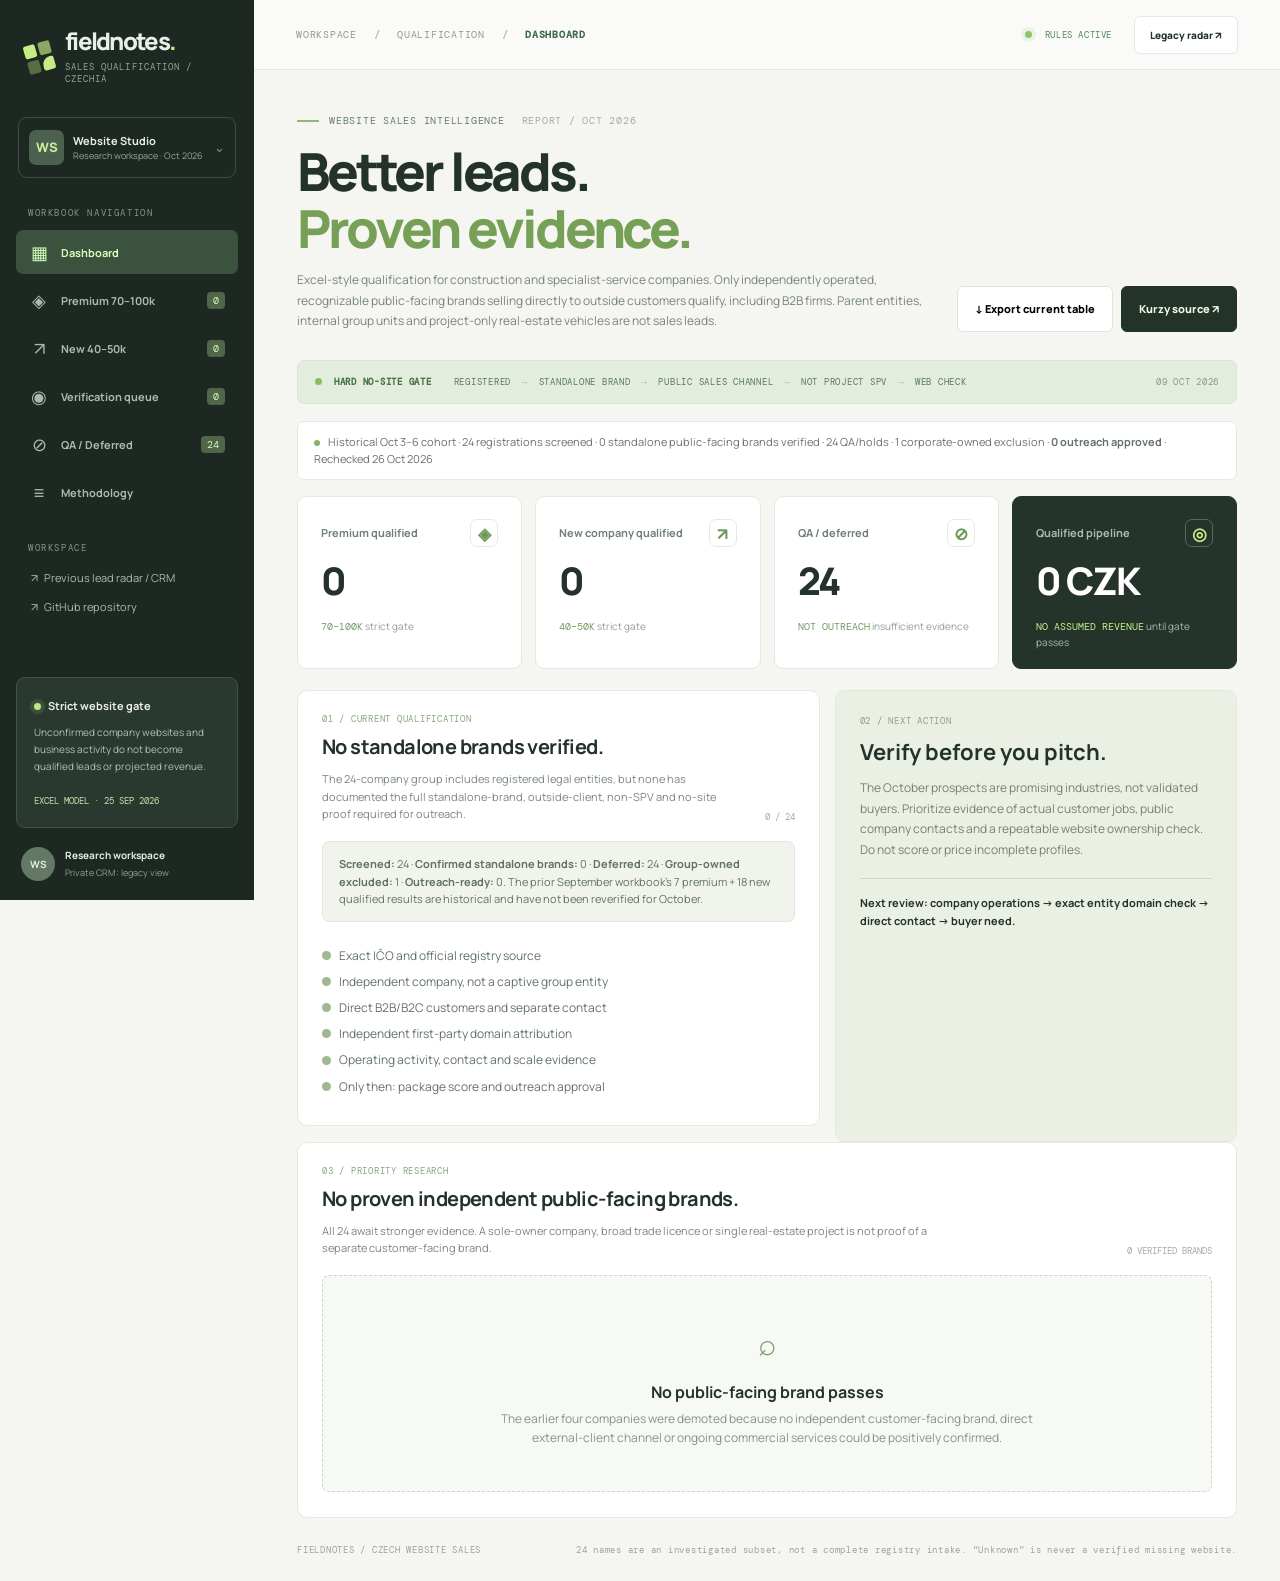
<file: index.html>
<!doctype html>
<html lang="en">
<head>
<meta charset="utf-8"><meta name="viewport" content="width=device-width,initial-scale=1">
<meta name="robots" content="noindex,nofollow"><meta name="theme-color" content="#18211d">
<meta name="description" content="Source-backed Czech website sales qualification dashboard based on the September Excel model.">
<title>Fieldnotes — Website Sales Qualification</title>
<link rel="preconnect" href="https://fonts.googleapis.com"><link rel="preconnect" href="https://fonts.gstatic.com" crossorigin>
<link href="https://fonts.googleapis.com/css2?family=DM+Sans:wght@400;500;600;700&family=Manrope:wght@400;500;600;700;800&family=DM+Mono:wght@400;500&display=swap" rel="stylesheet">
<link rel="stylesheet" href="./sales.css"><script defer src="./sales.js"></script>
</head>
<body>
<div class="shell">
<aside class="sidebar" aria-label="Dashboard sections">
 <div class="brand"><span class="brand-icon" aria-hidden="true"><i></i><i></i><i></i><i></i></span><span>fieldnotes<span class="brand-dot">.</span><small>SALES QUALIFICATION / CZECHIA</small></span></div>
 <div class="space-box"><span class="space-avatar">WS</span><span><strong>Website Studio</strong><small>Research workspace · Oct 2026</small></span><span class="space-chevron">⌄</span></div>
 <div class="side-label">WORKBOOK NAVIGATION</div>
 <nav class="main-nav" id="main-nav">
  <button data-view="dashboard" class="active"><span class="nav-icon">▦</span><span>Dashboard</span></button>
  <button data-view="premium"><span class="nav-icon">◈</span><span>Premium 70–100k</span><span class="nav-count" id="nav-premium">0</span></button>
  <button data-view="new"><span class="nav-icon">↗</span><span>New 40–50k</span><span class="nav-count" id="nav-new">0</span></button>
  <button data-view="queue"><span class="nav-icon">◉</span><span>Verification queue</span><span class="nav-count" id="nav-queue">24</span></button>
  <button data-view="qa"><span class="nav-icon">⊘</span><span>QA / Deferred</span><span class="nav-count" id="nav-qa">17</span></button>
  <button data-view="method"><span class="nav-icon">≡</span><span>Methodology</span></button>
 </nav>
 <div class="side-label secondary-label">WORKSPACE</div>
 <div class="side-links"><a href="./legacy-radar.html">↗ &nbsp; Previous lead radar / CRM</a><a href="https://github.com/ThisismynameNOT/Websites-Leads" target="_blank" rel="noopener noreferrer">↗ &nbsp; GitHub repository</a></div>
 <div class="side-bottom"><div class="quality-panel"><div class="green-pip"></div><strong>Strict website gate</strong><p>Unconfirmed company websites and business activity do not become qualified leads or projected revenue.</p><span>EXCEL MODEL · 25 SEP 2026</span></div><div class="side-user"><span class="circle">WS</span><span>Research workspace<small>Private CRM: legacy view</small></span></div></div>
</aside>
<main class="main" id="main">
 <header class="topbar"><span class="breadcrumbs">WORKSPACE <b>/</b> QUALIFICATION <b>/</b> <strong id="breadcrumb-view">DASHBOARD</strong></span><span class="topbar-right"><span class="status-pill"><i></i> RULES ACTIVE</span><a href="./legacy-radar.html" class="top-link">Legacy radar ↗</a></span></header>
 <div class="page">
  <header class="page-header"><div><div class="overline"><span class="line"></span> WEBSITE SALES INTELLIGENCE <span class="report-id">REPORT / OCT 2026</span></div><h1>Better leads.<br><em>Proven evidence.</em></h1><p>Excel-style qualification for construction and specialist-service companies. Only independently operated, recognizable public-facing brands selling directly to outside customers qualify, including B2B firms. Parent entities, internal group units and project-only real-estate vehicles are not sales leads.</p></div><div class="header-actions"><button id="csv-btn" class="btn light">↓ Export current table</button><a class="btn dark" href="https://rejstrik-firem.kurzy.cz/seznam-10/" target="_blank" rel="noopener noreferrer">Kurzy source ↗</a></div></header>
  <div class="evidence-strip"><span><i></i> HARD NO-SITE GATE</span><span>REGISTERED <b>→</b> STANDALONE BRAND <b>→</b> PUBLIC SALES CHANNEL <b>→</b> NOT PROJECT SPV <b>→</b> WEB CHECK</span><span class="strip-date">09 OCT 2026</span></div>
  <div id="data-message" role="status" aria-live="polite" class="data-message"><span class="signal"></span> Loading October company review…</div>
  <div id="view-content" aria-live="polite"></div>
  <footer class="footer"><span>FIELDNOTES / CZECH WEBSITE SALES</span><span>24 names are an investigated subset, not a complete registry intake. “Unknown” is never a verified missing website.</span></footer>
 </div>
</main>
</div>
<div class="modal-overlay" id="modal-overlay" hidden><aside class="detail-panel" role="dialog" aria-modal="true" aria-labelledby="detail-heading"><div class="detail-top"><span>COMPANY DOSSIER / OCTOBER 2026</span><button id="close-panel" type="button" aria-label="Close dossier">×</button></div><div id="detail-body"></div></aside></div>
</body>
</html>
</file>
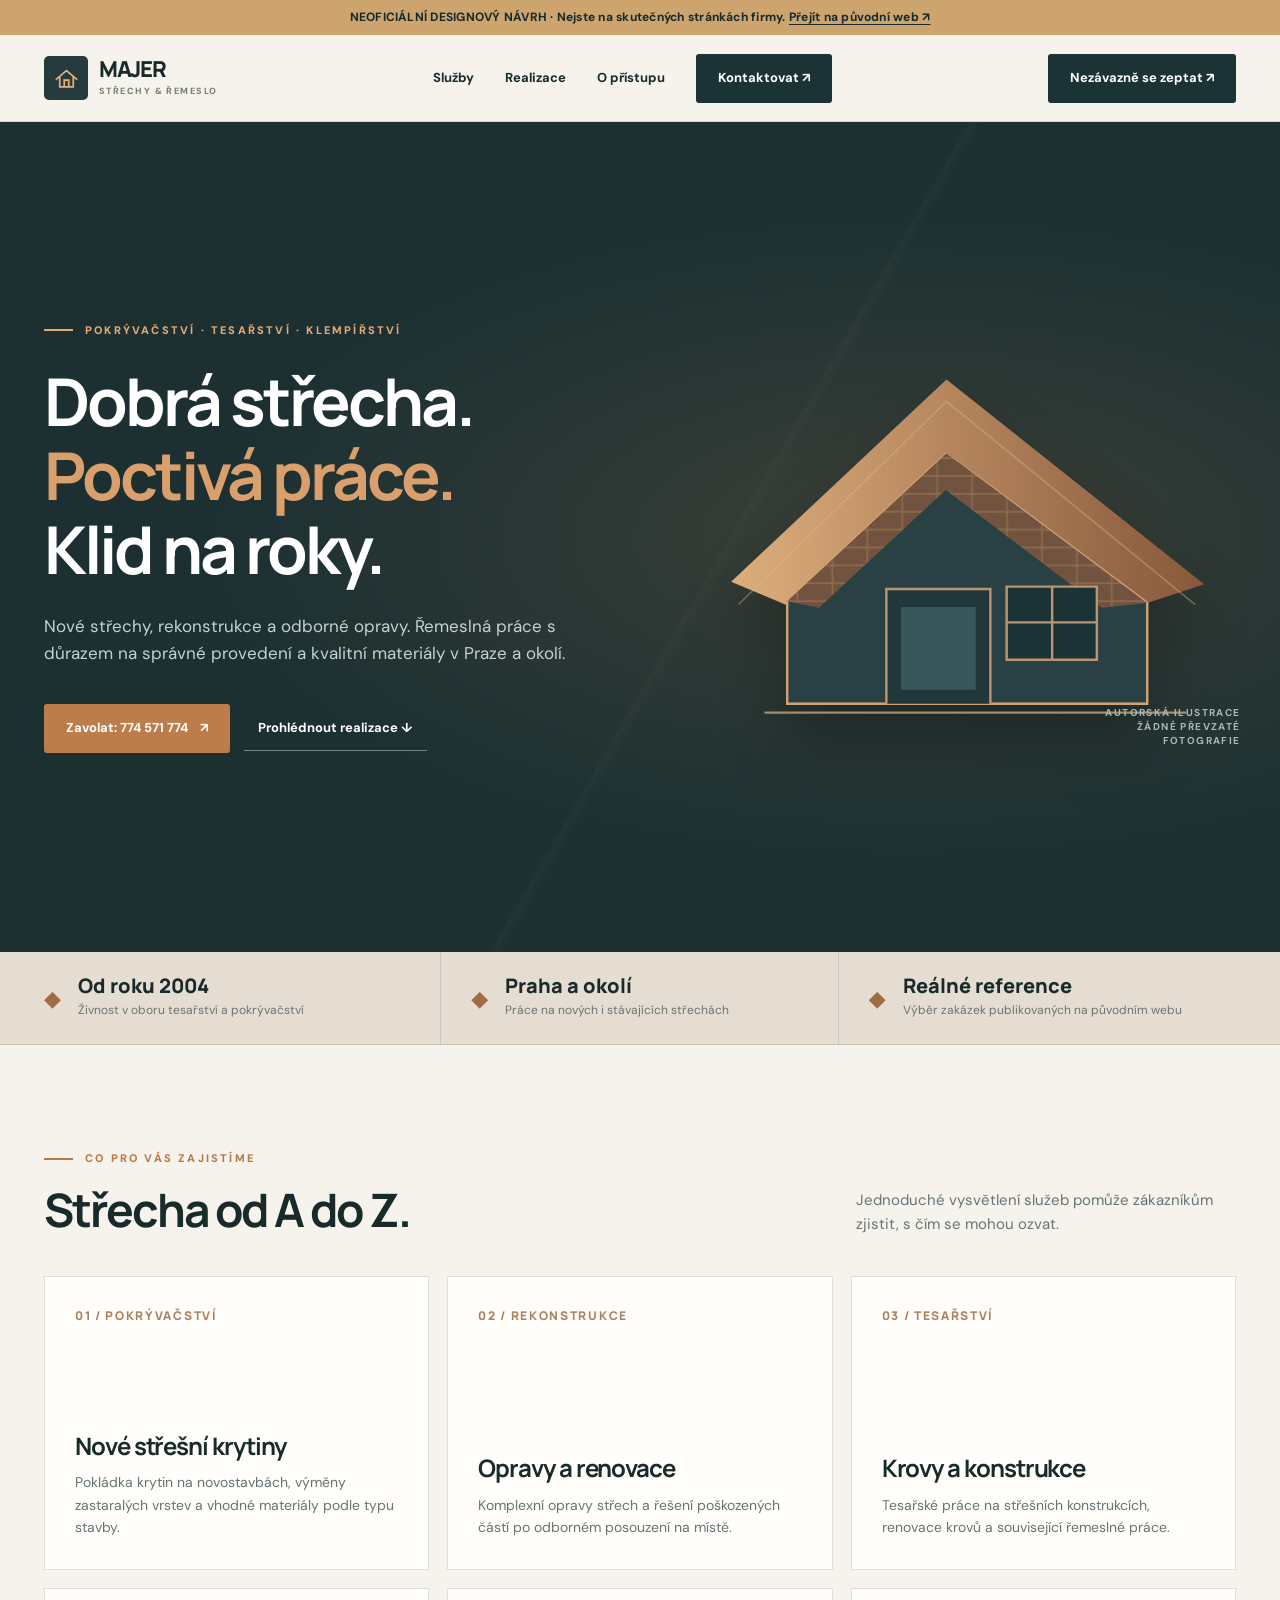
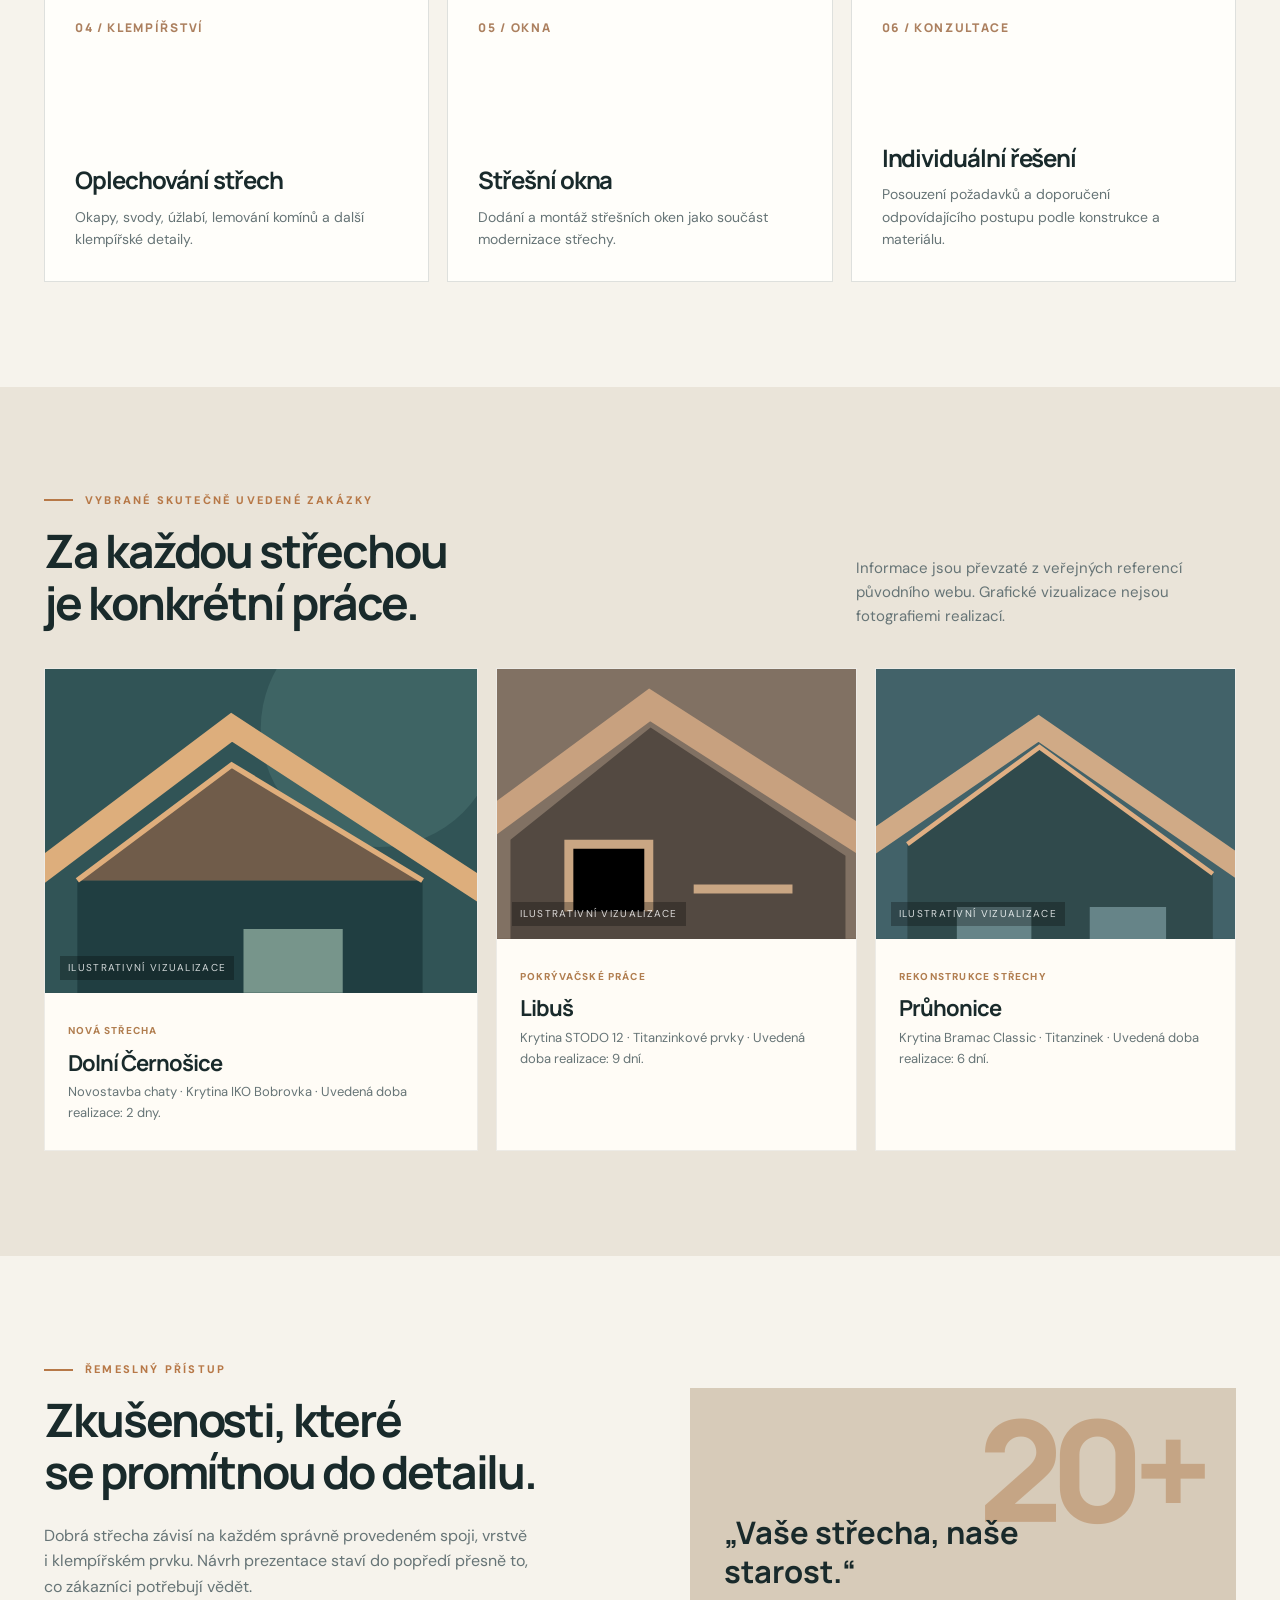
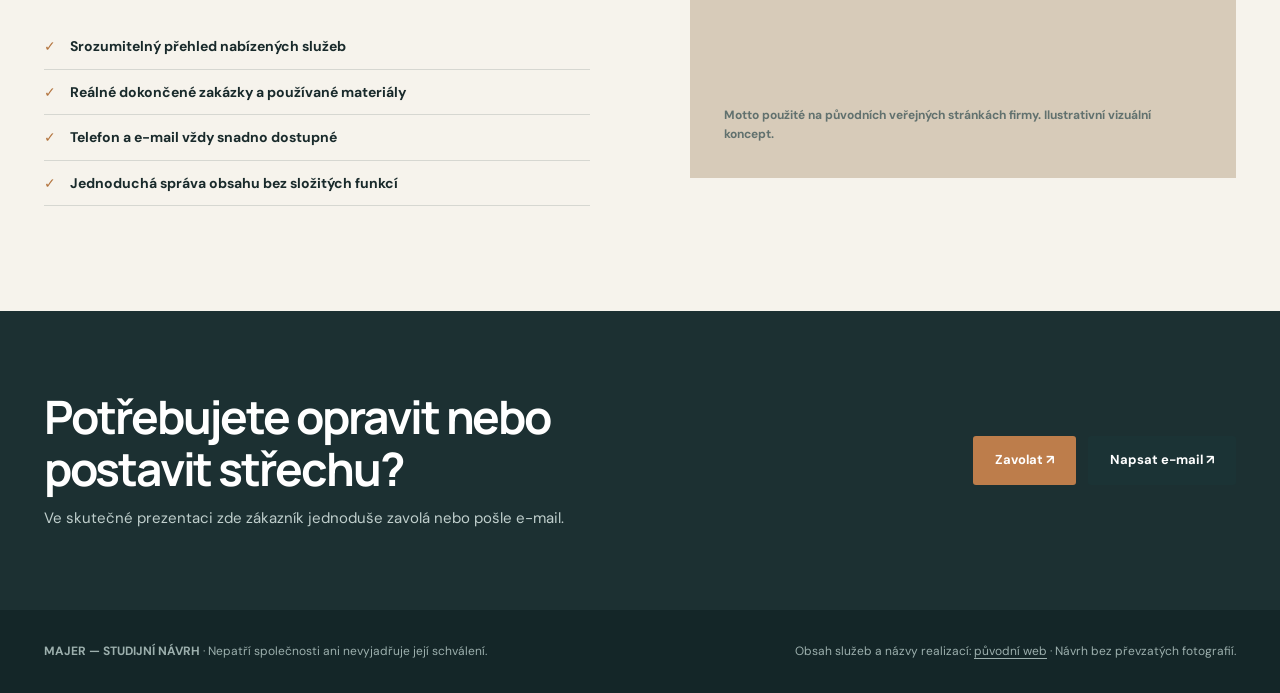
<file: demos/majer-roofing/index.html>
<!doctype html>
<html lang="cs">
<head>
  <meta charset="utf-8">
  <meta name="viewport" content="width=device-width,initial-scale=1">
  <meta name="robots" content="noindex,nofollow,noarchive">
  <meta name="theme-color" content="#192a2b">
  <meta name="description" content="Neoficiální návrh webu pro prezentaci pokrývačských, klempířských a tesařských prací.">
  <title>Majer — koncept moderní prezentace střech</title>
  <link rel="preconnect" href="https://fonts.googleapis.com">
  <link rel="preconnect" href="https://fonts.gstatic.com" crossorigin>
  <link href="https://fonts.googleapis.com/css2?family=DM+Sans:wght@400;500;600;700&family=Manrope:wght@400;500;600;700;800&display=swap" rel="stylesheet">
  <style>
    :root { color-scheme:light; --ink:#192a2b;--muted:#667476;--cream:#f6f3ec;--card:#fffefa;--accent:#c78957;--accent2:#e3b184;--line:rgba(25,42,43,.14); }
    *,*:before,*:after { box-sizing:border-box }
    html { scroll-behavior:smooth;scroll-padding-top:100px }
    body { margin:0;background:var(--cream);color:var(--ink);font:16px/1.6 "DM Sans",system-ui,sans-serif }
    a { color:inherit;text-decoration:none }
    button { font:inherit }
    a:focus-visible,button:focus-visible { outline:3px solid #d48a32;outline-offset:4px }
    .wrap { width:min(1192px,calc(100% - 48px));margin:0 auto }
    .preview { background:#cda46e;color:#17292a; text-align:center;font-size:12px;letter-spacing:.02em;padding:8px 18px;font-weight:700 }
    .preview a { text-decoration:underline;text-underline-offset:3px }
    header { position:sticky;top:0;background:rgba(246,243,236,.97);z-index:20;border-bottom:1px solid var(--line);backdrop-filter:blur(15px) }
    .nav { height:86px;display:flex;align-items:center;justify-content:space-between;gap:20px }
    .brand { display:flex;align-items:center;gap:11px;white-space:nowrap }
    .brand-icon { width:44px;height:44px;display:grid;place-items:center;background:#253b3d;color:#e4b07b;border-radius:5px }
    .brand-icon svg { width:27px }
    .brand-word {font-family:Manrope,system-ui;font-size:22px;letter-spacing:-.06em;font-weight:800;line-height:1}
    .brand-word span{display:block;font:700 9px/1.3 "DM Sans",sans-serif;letter-spacing:.16em;color:#717b78;margin-top:6px}
    nav {display:flex;gap:31px;align-items:center;font-size:13px;font-weight:700}
    nav a:hover {color:#a76936}
    .btn { display:inline-flex;align-items:center;justify-content:center;gap:12px;padding:14px 22px;border-radius:3px;background:#bd7d4b;color:#fff;font-weight:700;font-size:13px;transition:transform .2s,background .2s;white-space:nowrap}
    .btn:hover { background:#985e32;transform:translateY(-2px) }
    .btn.dark {background:#1b3335}
    .btn.dark:hover {background:#335456}
    .menu-toggle {display:none;background:transparent;border:1px solid var(--line);border-radius:4px;padding:8px 14px;color:var(--ink)}
    .hero {background:#1c3032;position:relative;color:#fff;overflow:hidden}
    .hero:before {content:"";position:absolute;inset:0;background:radial-gradient(ellipse at 71% 50%,rgba(200,133,77,.18),transparent 55%),linear-gradient(120deg,transparent 55%,rgba(255,255,255,.025) 55.2%,transparent 56%)}
    .hero .wrap {min-height:620px;display:grid;grid-template-columns:55% 45%;align-items:center;gap:10px;position:relative}
    .eyebrow {font-size:11px;text-transform:uppercase;letter-spacing:.2em;font-weight:800;color:#b77847;display:flex;align-items:center;gap:12px}
    .eyebrow:before {content:"";width:29px;height:2px;background:currentColor}
    .hero .eyebrow {color:#e5ab77}
    h1,h2,h3 {font-family:Manrope,system-ui;line-height:1.12;letter-spacing:-.045em}
    h1 {font-size:clamp(40px,5.15vw,75px);max-width:650px;margin:26px 0}
    h1 em{font-style:normal;color:#d9a06e}
    .hero-lede {font-size:17px;color:#c7d1d0;max-width:525px;margin-bottom:37px}
    .hero-actions {display:flex;gap:14px;align-items:center;flex-wrap:wrap}
    .hero-actions .second {padding:12px 14px;font-weight:700;font-size:13px;border-bottom:1px solid rgba(255,255,255,.4)}
    .hero-art{align-self:stretch;display:grid;place-items:center;position:relative}
    .hero-art svg { width:100%;height:auto;max-width:580px;filter:drop-shadow(0 35px 30px rgba(0,0,0,.24)) }
    .art-label {position:absolute;right:1%;bottom:16%;color:#a8b8b6;font:700 10px/1.4 "DM Sans",sans-serif;text-transform:uppercase;letter-spacing:.14em;max-width:140px;text-align:right}
    .factbar {background:#e5ddd1;border-bottom:1px solid var(--line)}
    .facts {display:grid;grid-template-columns:repeat(3,1fr)}
    .fact {padding:24px 30px;display:flex;align-items:center;gap:17px;min-height:88px;border-right:1px solid rgba(25,42,43,.12)}
    .fact:first-child{padding-left:0}.fact:last-child{border:0}
    .fact strong {font:800 20px/1 Manrope;display:block;margin-bottom:5px}
    .fact small {color:#697471;font-size:12px;display:block}
    .fact .diamond {color:#a16c44;font-size:22px}
    section {padding:105px 0}
    .section-head {display:flex;justify-content:space-between;align-items:end;gap:30px;margin-bottom:40px}
    h2 {font-size:clamp(33px,3.6vw,49px);margin:16px 0 0}
    .section-head p{max-width:380px;color:var(--muted);font-size:15px;margin:0}
    .services {display:grid;grid-template-columns:repeat(3,1fr);gap:18px}
    .service {background:var(--card);padding:30px;border:1px solid var(--line);min-height:294px;display:flex;flex-direction:column;position:relative;overflow:hidden}
    .service:after {content:"";position:absolute;left:0;bottom:0;width:100%;height:3px;background:var(--accent);transform:scaleX(0);transform-origin:left;transition:transform .2s}
    .service:hover:after{transform:scaleX(1)}
    .service .num {font:800 12px Manrope;color:#ac805f;letter-spacing:.14em;margin-bottom:auto}
    .service h3 {font-size:24px;margin:36px 0 12px}
    .service p {font-size:14px;color:var(--muted);margin:0}
    .projects {background:#eae4d9}
    .project-grid{display:grid;grid-template-columns:1.2fr 1fr 1fr;gap:18px}
    .project{min-width:0;background:#fffcf6;overflow:hidden;border:1px solid rgba(25,42,43,.08)}
    .project-art{aspect-ratio:4/3;position:relative;background:#345052;display:grid;place-items:center;overflow:hidden}
    .project-art svg{width:100%;height:100%;position:absolute;inset:0}
    .project-art .ill{position:absolute;bottom:13px;left:15px;font-size:10px;letter-spacing:.13em;color:#fff;opacity:.8;background:rgba(0,0,0,.34);padding:4px 8px}
    .project:nth-child(2) .project-art{background:#766455}
    .project:nth-child(3) .project-art{background:#3d5d61}
    .project .body{padding:23px 23px 26px}
    .project .body small {font-weight:800;letter-spacing:.12em;color:#b17e50;font-size:10px;text-transform:uppercase}
    .project h3 {font-size:22px;margin:9px 0 7px}
    .project p{font-size:13px;color:var(--muted);margin:0}
    .about {display:grid;grid-template-columns:1fr 1fr;gap:100px;align-items:center}
    .about p {color:var(--muted);margin:25px 0;max-width:490px}
    .about ul{margin:0;padding:0;list-style:none}
    .about li{padding:11px 0;border-bottom:1px solid var(--line);font-weight:700;font-size:14px;display:flex;gap:14px;align-items:center}
    .about li:before{content:"✓";color:#b3743e;font-weight:800}
    .about-visual{background:#d7cbb9;min-height:390px;padding:34px;display:grid;align-items:end;position:relative;overflow:hidden}
    .about-visual .big {font:800 clamp(75px,11vw,170px)/.82 Manrope;color:#b8875b;letter-spacing:-.09em;position:absolute;top:23px;right:36px;opacity:.55}
    .about-visual blockquote{font:700 clamp(20px,3vw,31px)/1.25 Manrope;max-width:365px;position:relative;margin:0}
    .about-visual small {margin-top:24px;font-size:12px;color:#61716e;display:block;font-weight:700;position:relative}
    .cta {background:#1c3032;color:#fff;padding:80px 0}
    .cta-row{display:flex;align-items:center;justify-content:space-between;gap:32px}
    .cta h2 {margin:0 0 12px;max-width:620px}
    .cta p{color:#c0cfcd;margin:0;font-size:15px}
    .contact-actions{display:flex;gap:12px;flex-wrap:wrap;justify-content:flex-end}
    footer {padding:32px 0;background:#142628;color:#9cafad;font-size:12px}
    footer .wrap {display:flex;justify-content:space-between;gap:18px;flex-wrap:wrap}
    footer a{text-decoration:underline;text-underline-offset:3px}
    @media(max-width:850px){nav{gap:16px}nav a:not(.btn){display:none}.hero .wrap{grid-template-columns:1fr;min-height:auto;padding:90px 0 60px}.hero-art{height:310px}.hero-art svg{max-height:330px}.art-label{bottom:0}.services{grid-template-columns:repeat(2,1fr)}.project-grid{grid-template-columns:1fr 1fr}.project:first-child{grid-column:1 / -1}.project:first-child .project-art{aspect-ratio:16/7}.about{gap:35px}.facts{grid-template-columns:1fr 1fr}.fact:last-child{grid-column:1 / -1;border-top:1px solid var(--line)}}
    @media(max-width:600px){.wrap{width:min(100% - 36px,1192px)}.nav{height:68px}.brand-word{font-size:19px}.nav>.btn{display:none}.menu-toggle{display:block}nav{position:absolute;top:100%;left:0;right:0;display:none;background:#f6f3ec;flex-direction:column;align-items:stretch;padding:20px;border-bottom:1px solid var(--line);box-shadow:0 15px 20px rgba(0,0,0,.08)}nav.open{display:flex}nav a:not(.btn){display:block}.hero .wrap{padding:65px 0 50px}.hero-art{height:225px}.hero-lede{font-size:15px}.facts{grid-template-columns:1fr}.fact,.fact:first-child{padding:17px 0;border-right:0;border-bottom:1px solid var(--line);min-height:64px}.fact:last-child{grid-column:auto;border-top:0}section{padding:68px 0}.section-head{display:block}.section-head p{margin-top:17px}.services,.project-grid,.about{grid-template-columns:1fr}.service{min-height:225px}.service h3{margin-top:24px}.project:first-child{grid-column:auto}.project:first-child .project-art{aspect-ratio:4/3}.cta{padding:65px 0}.cta-row{display:block}.contact-actions{margin-top:26px;justify-content:flex-start}.about-visual{min-height:280px}}
    @media(prefers-reduced-motion:reduce){html{scroll-behavior:auto}.btn{transition:none}}
  </style>
</head>
<body>
  <div class="preview">NEOFICIÁLNÍ DESIGNOVÝ NÁVRH · Nejste na skutečných stránkách firmy. <a href="https://www.pokryvacstvimajer.cz/" target="_blank" rel="noopener noreferrer">Přejít na původní web ↗</a></div>
  <header>
    <div class="wrap nav">
      <a class="brand" href="#uvod" aria-label="Úvod návrhu Majer">
        <span class="brand-icon" aria-hidden="true"><svg viewBox="0 0 48 48" fill="none"><path d="m6 25 18-15 18 15M12 22v17h24V22M20 39V27h8v12" stroke="currentColor" stroke-width="3" stroke-linecap="square"/></svg></span>
        <span class="brand-word">MAJER<span>STŘECHY & ŘEMESLO</span></span>
      </a>
      <button class="menu-toggle" aria-expanded="false" aria-controls="navigation" type="button">Menu ☰</button>
      <nav id="navigation" aria-label="Hlavní navigace">
        <a href="#sluzby">Služby</a><a href="#realizace">Realizace</a><a href="#o-nas">O přístupu</a>
        <a href="#kontakt" class="btn dark">Kontaktovat ↗</a>
      </nav>
      <a href="#kontakt" class="btn dark">Nezávazně se zeptat ↗</a>
    </div>
  </header>
  <main>
    <section class="hero" id="uvod" aria-labelledby="hero-title">
      <div class="wrap">
        <div>
          <div class="eyebrow">Pokrývačství · Tesařství · Klempířství</div>
          <h1 id="hero-title">Dobrá střecha.<br><em>Poctivá práce.</em><br>Klid na roky.</h1>
          <p class="hero-lede">Nové střechy, rekonstrukce a odborné opravy. Řemeslná práce s důrazem na správné provedení a kvalitní materiály v Praze a okolí.</p>
          <div class="hero-actions"><a class="btn" href="tel:+420774571774">Zavolat: 774 571 774 <span aria-hidden="true">↗</span></a><a class="second" href="#realizace">Prohlédnout realizace ↓</a></div>
        </div>
        <div class="hero-art" aria-label="Originální ilustrace siluety střechy">
          <svg viewBox="0 0 660 545" role="img" aria-labelledby="roof-illustration">
            <title id="roof-illustration">Stylizovaná kresba šikmé střechy</title>
            <defs><linearGradient id="g" x1="0" x2="1"><stop stop-color="#ddae7c"/><stop offset="1" stop-color="#87583b"/></linearGradient><pattern id="tiles" width="43" height="22" patternUnits="userSpaceOnUse"><path d="M0 21H43 M21.5 0V22" stroke="#dfac78" stroke-opacity=".26" stroke-width="2"/></pattern></defs>
            <path d="M26 327 291 78 608 330 538 353 291 167 100 358Z" fill="url(#g)"/>
            <path d="m95 351 196-182 247 184v124H95Z" fill="#294144" stroke="#d4a174" stroke-width="3"/>
            <path d="m291 169 247 184-56 6-192-145-156 145-39-8Z" fill="#71533f"/>
            <path d="m291 169 247 184-56 6-192-145-156 145-39-8Z" fill="url(#tiles)"/>
            <path d="M217 477V336h128v141" fill="#223739" stroke="#bb936e" stroke-width="3"/>
            <path d="M235 358h92v102h-92Z" fill="#39575a"/>
            <path d="M365 333h111v90H365Z" fill="#1c3335" stroke="#bb936e" stroke-width="3"/>
            <path d="M421 333v90M365 377h111" stroke="#bb936e" stroke-width="3"/>
            <path d="M67 488h519" stroke="#e0b484" stroke-width="3" stroke-opacity=".7"/>
            <path d="m35 355 256-250 306 250" fill="none" stroke="#e0b484" stroke-width="2" stroke-opacity=".4"/>
          </svg>
          <span class="art-label">Autorská ilustrace<br>Žádné převzaté fotografie</span>
        </div>
      </div>
    </section>
    <div class="factbar"><div class="wrap facts">
      <div class="fact"><span class="diamond" aria-hidden="true">◆</span><div><strong>Od roku 2004</strong><small>Živnost v oboru tesařství a pokrývačství</small></div></div>
      <div class="fact"><span class="diamond" aria-hidden="true">◆</span><div><strong>Praha a okolí</strong><small>Práce na nových i stávajících střechách</small></div></div>
      <div class="fact"><span class="diamond" aria-hidden="true">◆</span><div><strong>Reálné reference</strong><small>Výběr zakázek publikovaných na původním webu</small></div></div>
    </div></div>
    <section id="sluzby"><div class="wrap">
      <div class="section-head"><div><div class="eyebrow">Co pro vás zajistíme</div><h2>Střecha od A do Z.</h2></div><p>Jednoduché vysvětlení služeb pomůže zákazníkům zjistit, s čím se mohou ozvat.</p></div>
      <div class="services">
        <article class="service"><div class="num">01 / POKRÝVAČSTVÍ</div><h3>Nové střešní krytiny</h3><p>Pokládka krytin na novostavbách, výměny zastaralých vrstev a vhodné materiály podle typu stavby.</p></article>
        <article class="service"><div class="num">02 / REKONSTRUKCE</div><h3>Opravy a renovace</h3><p>Komplexní opravy střech a řešení poškozených částí po odborném posouzení na místě.</p></article>
        <article class="service"><div class="num">03 / TESAŘSTVÍ</div><h3>Krovy a konstrukce</h3><p>Tesařské práce na střešních konstrukcích, renovace krovů a související řemeslné práce.</p></article>
        <article class="service"><div class="num">04 / KLEMPÍŘSTVÍ</div><h3>Oplechování střech</h3><p>Okapy, svody, úžlabí, lemování komínů a další klempířské detaily.</p></article>
        <article class="service"><div class="num">05 / OKNA</div><h3>Střešní okna</h3><p>Dodání a montáž střešních oken jako součást modernizace střechy.</p></article>
        <article class="service"><div class="num">06 / KONZULTACE</div><h3>Individuální řešení</h3><p>Posouzení požadavků a doporučení odpovídajícího postupu podle konstrukce a materiálu.</p></article>
      </div>
    </div></section>
    <section class="projects" id="realizace"><div class="wrap">
      <div class="section-head"><div><div class="eyebrow">Vybrané skutečně uvedené zakázky</div><h2>Za každou střechou<br>je konkrétní práce.</h2></div><p>Informace jsou převzaté z veřejných referencí původního webu. Grafické vizualizace nejsou fotografiemi realizací.</p></div>
      <div class="project-grid">
        <article class="project"><div class="project-art">
          <svg viewBox="0 0 400 300" preserveAspectRatio="xMidYMid slice" aria-hidden="true"><rect width="400" height="300" fill="#315456"/><circle cx="310" cy="55" r="110" fill="#456e6c" opacity=".65"/><path d="M-30 207 173 54l250 163" stroke="#ddae7c" stroke-width="22" fill="none"/><path d="M30 196h320v140H30Z" fill="#203e41"/><path d="M30 196 173 89l177 107" fill="#705c4a"/><path d="M30 196 173 89l177 107" fill="none" stroke="#dfae7c" stroke-width="5"/><path d="M184 241h92v59h-92Z" fill="#77958b"/></svg>
          <span class="ill">ILUSTRATIVNÍ VIZUALIZACE</span></div><div class="body"><small>Nová střecha</small><h3>Dolní Černošice</h3><p>Novostavba chaty · Krytina IKO Bobrovka · Uvedená doba realizace: 2 dny.</p></div></article>
        <article class="project"><div class="project-art">
          <svg viewBox="0 0 400 300" preserveAspectRatio="xMidYMid slice" aria-hidden="true"><rect width="400" height="300" fill="#817163"/><path d="M-40 195 170 40l270 173" stroke="#c8a17f" stroke-width="30" fill="none"/><path d="M15 190 171 65l217 143v170H15Z" fill="#534941"/><path d="M80 270V195h89v75M219 245h110" stroke="#c9a683" stroke-width="10"/></svg>
          <span class="ill">ILUSTRATIVNÍ VIZUALIZACE</span></div><div class="body"><small>Pokrývačské práce</small><h3>Libuš</h3><p>Krytina STODO 12 · Titanzinkové prvky · Uvedená doba realizace: 9 dní.</p></div></article>
        <article class="project"><div class="project-art">
          <svg viewBox="0 0 400 300" preserveAspectRatio="xMidYMid slice" aria-hidden="true"><rect width="400" height="300" fill="#426269"/><path d="m-10 197 191-131 240 166" stroke="#d0aa86" stroke-width="25" fill="none"/><path d="M35 195 182 87l193 141v100H35Z" fill="#304a4c"/><path d="M35 195 182 87l193 141" stroke="#e0af83" stroke-width="5" fill="none"/><path d="M90 265h83v65H90Zm148 0h85v65h-85Z" fill="#668488"/></svg>
          <span class="ill">ILUSTRATIVNÍ VIZUALIZACE</span></div><div class="body"><small>Rekonstrukce střechy</small><h3>Průhonice</h3><p>Krytina Bramac Classic · Titanzinek · Uvedená doba realizace: 6 dní.</p></div></article>
      </div>
    </div></section>
    <section id="o-nas"><div class="wrap about">
      <div><div class="eyebrow">Řemeslný přístup</div><h2>Zkušenosti, které<br>se promítnou do detailu.</h2><p>Dobrá střecha závisí na každém správně provedeném spoji, vrstvě i klempířském prvku. Návrh prezentace staví do popředí přesně to, co zákazníci potřebují vědět.</p>
        <ul><li>Srozumitelný přehled nabízených služeb</li><li>Reálné dokončené zakázky a používané materiály</li><li>Telefon a e-mail vždy snadno dostupné</li><li>Jednoduchá správa obsahu bez složitých funkcí</li></ul>
      </div>
      <div class="about-visual"><div class="big" aria-hidden="true">20+</div><blockquote>„Vaše střecha, naše starost.“</blockquote><small>Motto použité na původních veřejných stránkách firmy. Ilustrativní vizuální koncept.</small></div>
    </div></section>
    <section class="cta" id="kontakt"><div class="wrap cta-row"><div><h2>Potřebujete opravit nebo postavit střechu?</h2><p>Ve skutečné prezentaci zde zákazník jednoduše zavolá nebo pošle e-mail.</p></div><div class="contact-actions"><a class="btn" href="tel:+420774571774">Zavolat ↗</a><a class="btn dark" href="mailto:tomas.majer@atlas.cz?subject=Popt%C3%A1vka%20st%C5%99echy">Napsat e-mail ↗</a></div></div></section>
  </main>
  <footer><div class="wrap"><span><strong>MAJER — STUDIJNÍ NÁVRH</strong> · Nepatří společnosti ani nevyjadřuje její schválení.</span><span>Obsah služeb a názvy realizací: <a href="https://www.pokryvacstvimajer.cz/" target="_blank" rel="noopener noreferrer">původní web</a> · Návrh bez převzatých fotografií.</span></div></footer>
  <script>
  (()=>{const btn=document.querySelector(".menu-toggle"),nav=document.querySelector("#navigation");btn.addEventListener("click",()=>{const open=nav.classList.toggle("open");btn.setAttribute("aria-expanded",String(open))});nav.querySelectorAll("a").forEach(a=>a.addEventListener("click",()=>{nav.classList.remove("open");btn.setAttribute("aria-expanded","false")}))})();
  </script>
</body>
</html>
</file>
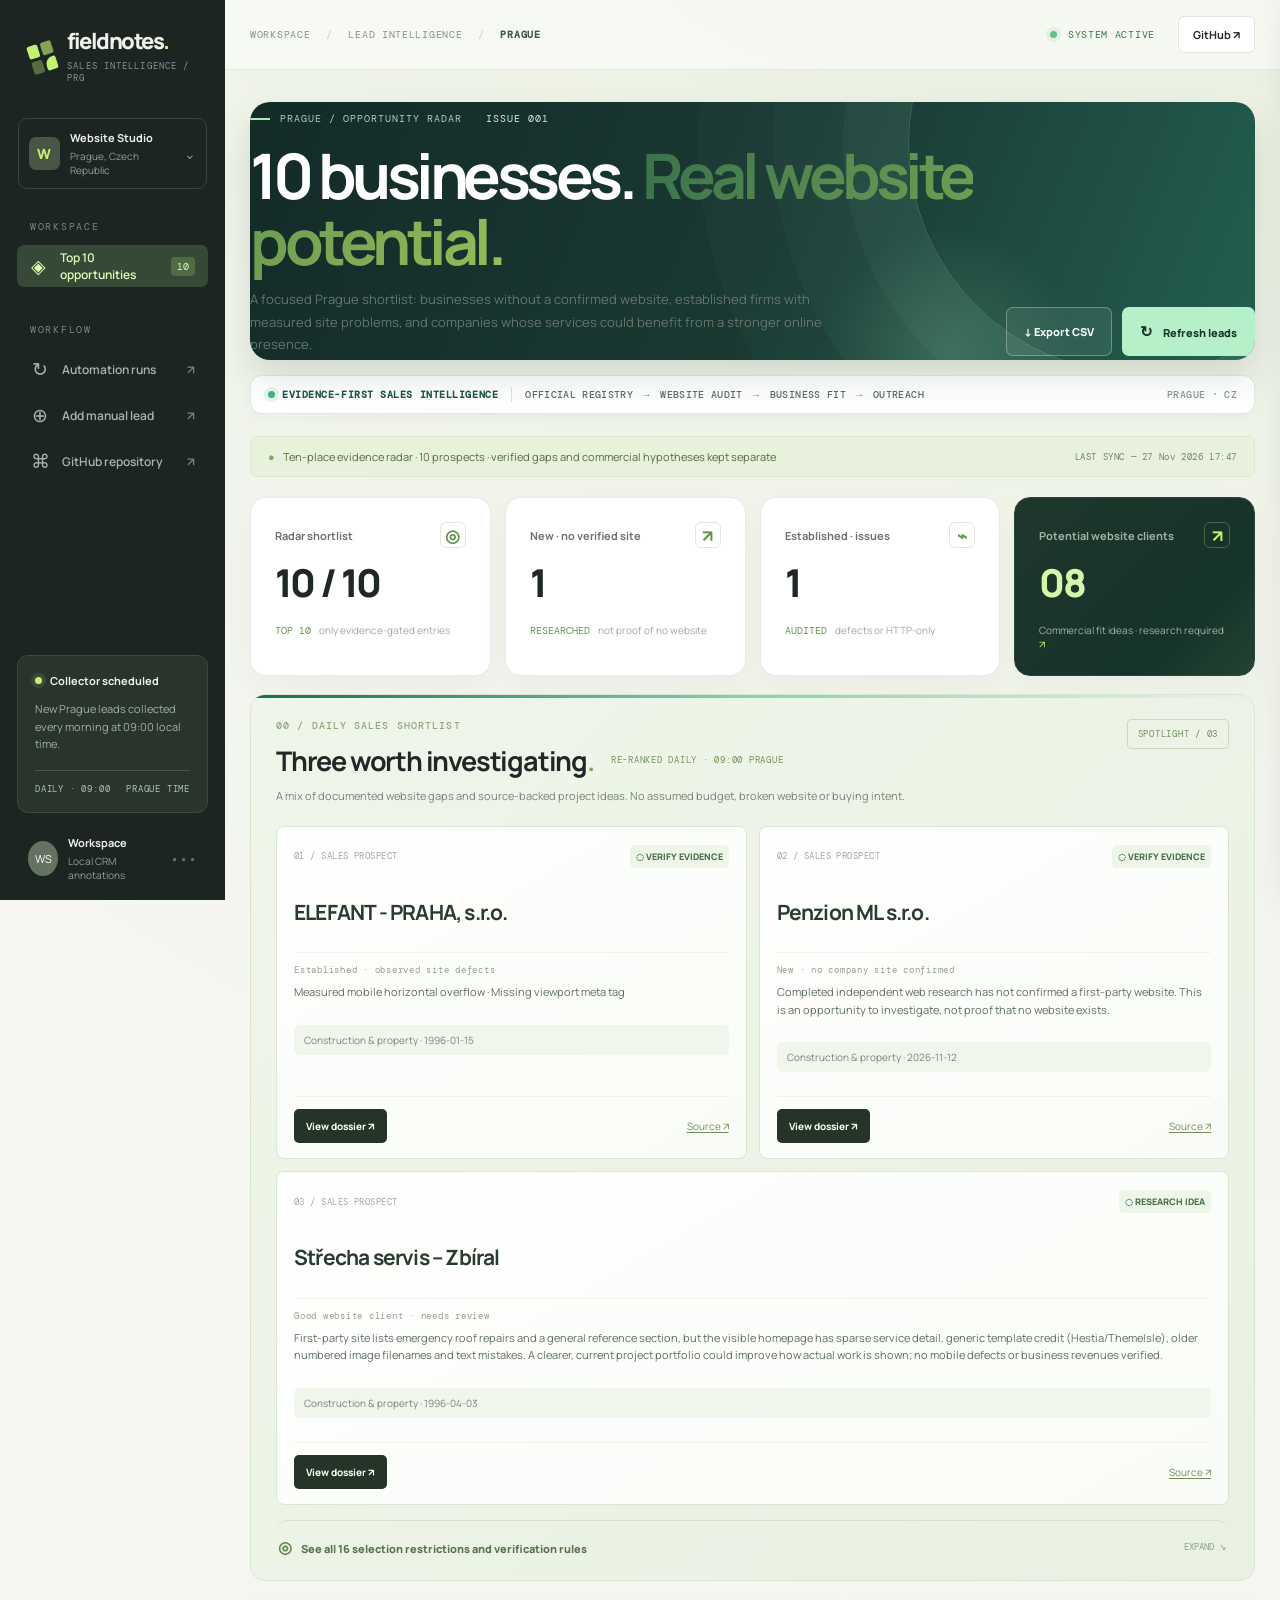
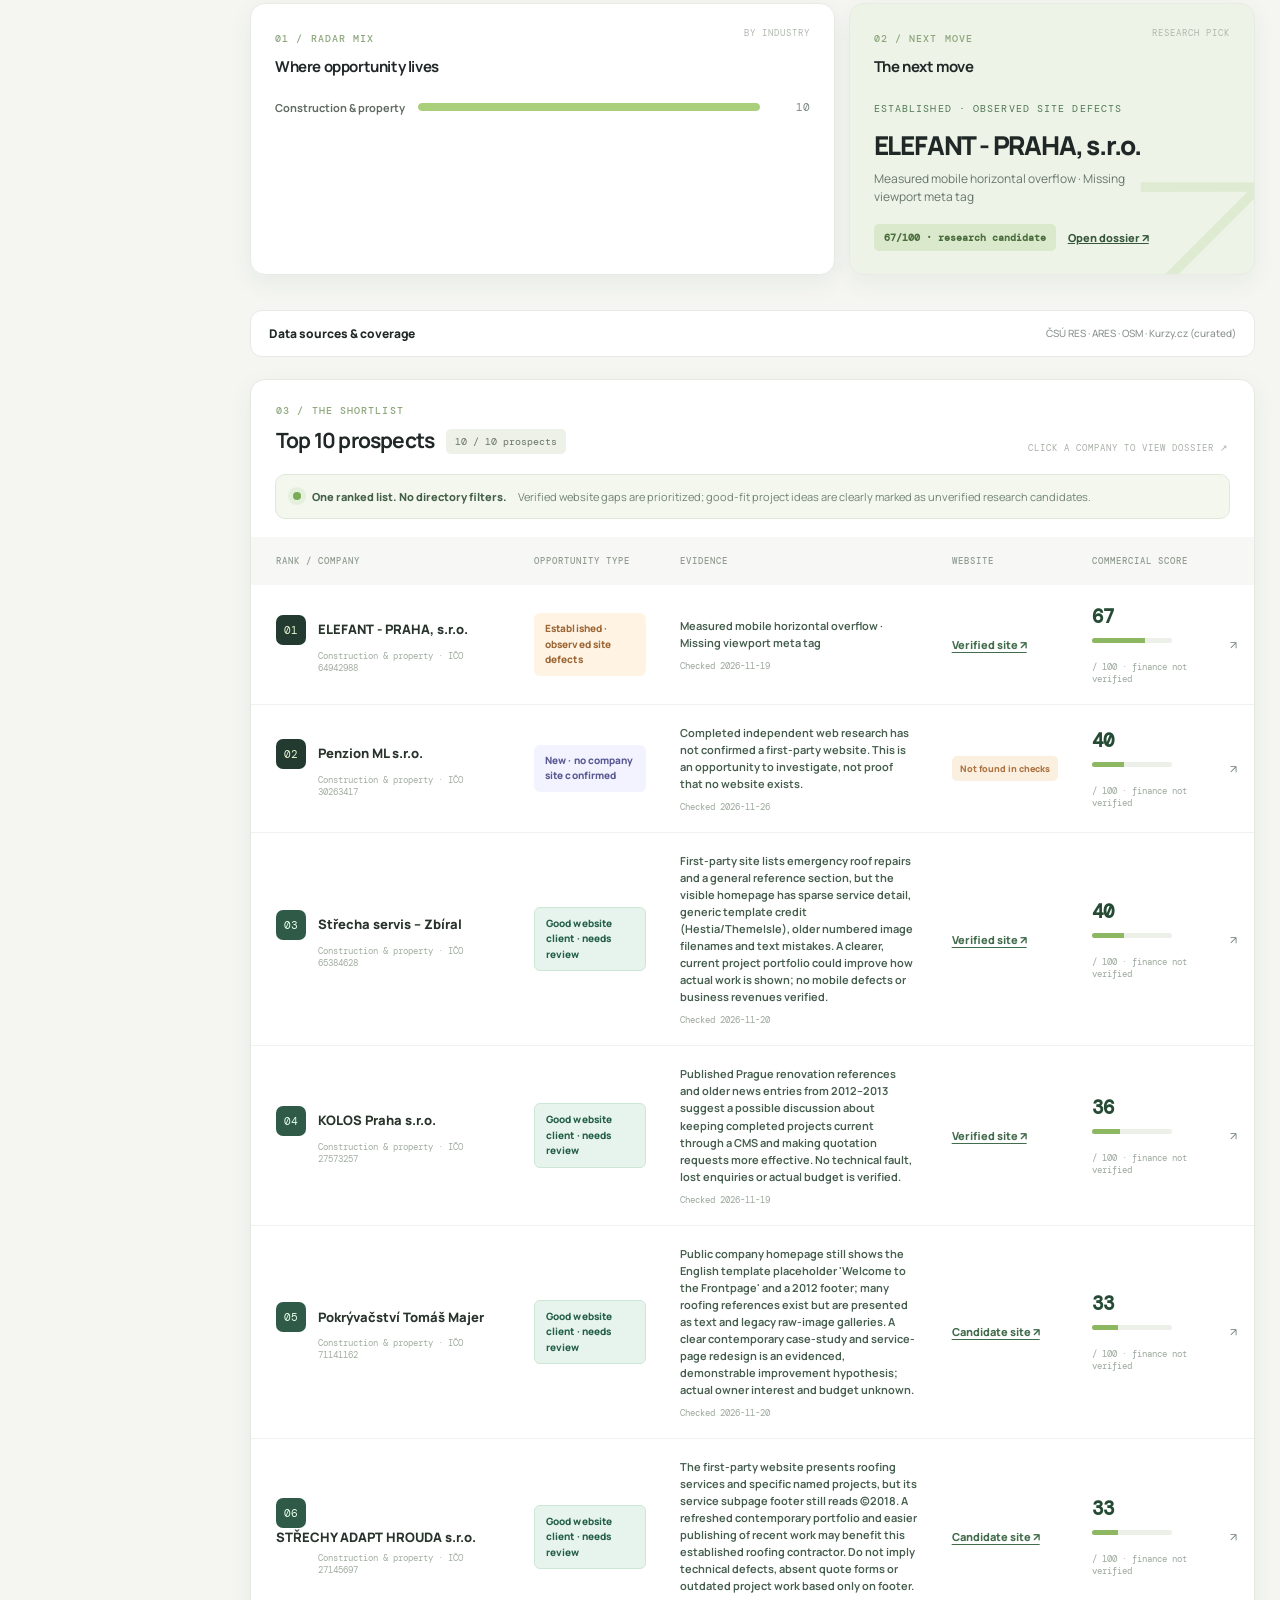
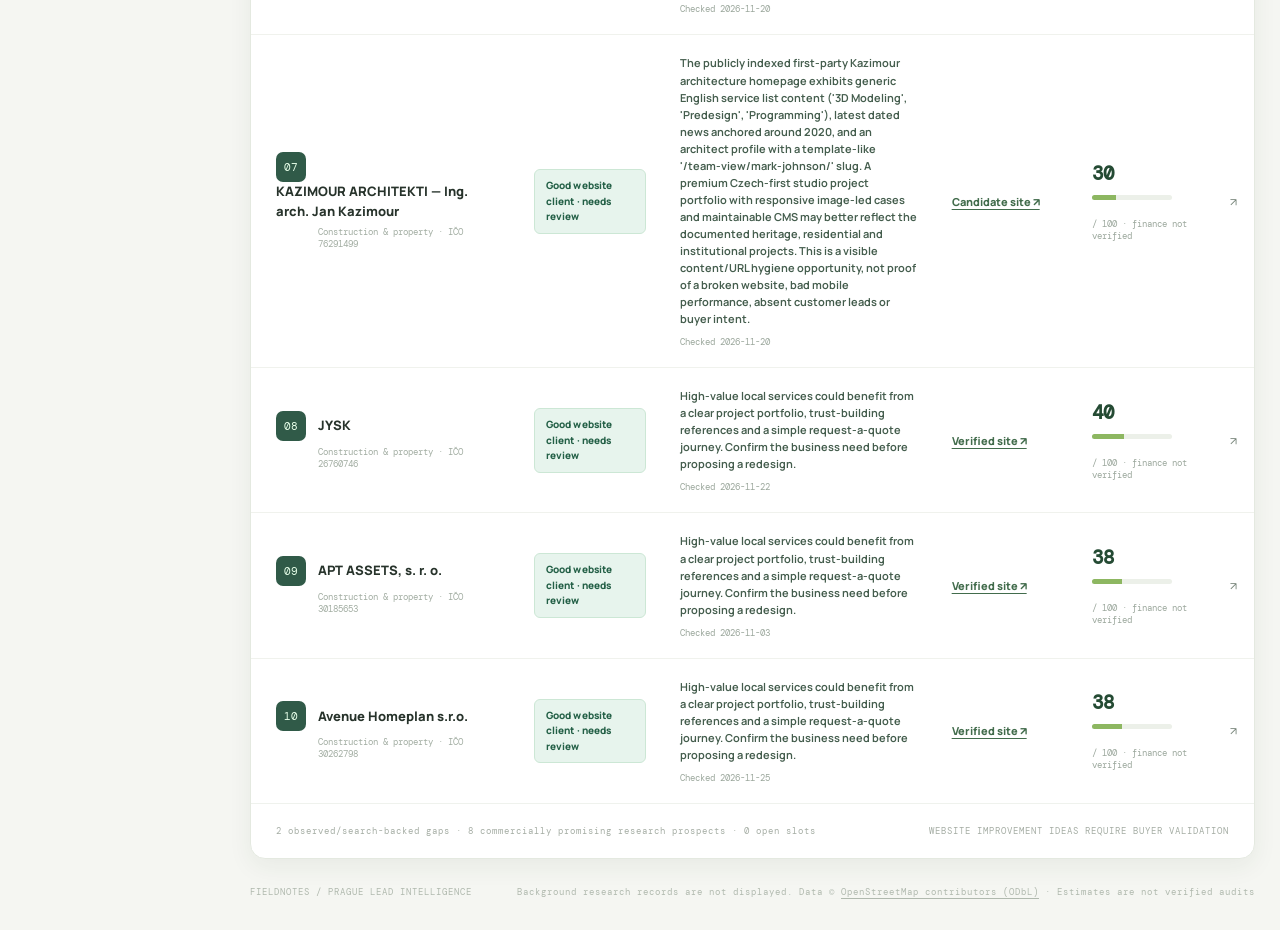
<file: legacy-radar.html>
<!doctype html>
<html lang="en">
<head>
  <meta charset="utf-8">
  <meta name="viewport" content="width=device-width, initial-scale=1">
  <meta name="theme-color" content="#181e1d">
  <meta name="description" content="Prague B2B website sales intelligence dashboard">
  <meta name="robots" content="noindex,nofollow">
  <title>Fieldnotes — Prague Lead Intelligence</title>
  <link rel="preconnect" href="https://fonts.googleapis.com">
  <link rel="preconnect" href="https://fonts.gstatic.com" crossorigin>
  <link href="https://fonts.googleapis.com/css2?family=DM+Mono:wght@400;500&family=DM+Sans:wght@400;500;600;700&family=Manrope:wght@400;500;600;700;800&display=swap" rel="stylesheet">
  <link rel="stylesheet" href="./styles.css">
  <script defer src="./picks.js"></script>
  <script defer src="./opportunity.js"></script>
  <script defer src="./app.js"></script>
</head>
<body>
<div class="app-shell">
  <aside class="sidebar">
    <div class="identity"><div class="brandmark" aria-hidden="true"><span></span><span></span><span></span><span></span></div><div class="brand-name">fieldnotes<span class="period">.</span><small>SALES INTELLIGENCE / PRG</small></div></div>
    <div class="workspace"><span class="workspace-icon">W</span><div><strong>Website Studio</strong><small>Prague, Czech Republic</small></div><span class="chevron">⌄</span></div>
    <div class="nav-group"><div class="nav-label">WORKSPACE</div><span class="nav-link active"><span class="nav-glyph">◈</span><span>Top 10 opportunities</span><span class="nav-count" id="nav-count">0</span></span></div><div class="nav-group"><div class="nav-label">WORKFLOW</div>
      <a class="nav-link" href="https://github.com/ThisismynameNOT/Websites-Leads/actions" target="_blank" rel="noopener noreferrer"><span class="nav-glyph">↻</span><span>Automation runs</span><span class="external">↗</span></a>
      <a class="nav-link" href="https://github.com/ThisismynameNOT/Websites-Leads/edit/main/data/manual-leads.json" target="_blank" rel="noopener noreferrer"><span class="nav-glyph">⊕</span><span>Add manual lead</span><span class="external">↗</span></a>
      <a class="nav-link" href="https://github.com/ThisismynameNOT/Websites-Leads" target="_blank" rel="noopener noreferrer"><span class="nav-glyph">⌘</span><span>GitHub repository</span><span class="external">↗</span></a>
    </div>
    <div class="sidebar-bottom"><div class="sync-tile"><div class="sync-header"><span class="pulse-dot"></span><strong>Collector scheduled</strong></div><p>New Prague leads collected every morning at 09:00 local time.</p><div class="sync-meta"><span>DAILY · 09:00</span><span>PRAGUE TIME</span></div></div><div class="user-badge"><span class="avatar">WS</span><div><strong>Workspace</strong><small>Local CRM annotations</small></div><span>•••</span></div></div>
  </aside>
  <main class="main">
    <header class="topbar"><div class="topbar-path">WORKSPACE <span>/</span> LEAD INTELLIGENCE <span>/</span> <strong>PRAGUE</strong></div><div class="topbar-right"><span class="live-indicator"><span></span> SYSTEM ACTIVE</span><a href="https://github.com/ThisismynameNOT/Websites-Leads" target="_blank" rel="noopener noreferrer" class="github-link">GitHub ↗</a></div></header>
    <div class="main-content">
      <div class="heading-block"><div><div class="eyebrow"><span class="eyebrow-line"></span> PRAGUE / OPPORTUNITY RADAR <span class="issue">ISSUE 001</span></div><h1>10 businesses. <em>Real website potential.</em></h1><p>A focused Prague shortlist: businesses without a confirmed website, established firms with measured site problems, and companies whose services could benefit from a stronger online presence.</p></div><div class="heading-actions"><button type="button" class="btn-secondary" id="export-btn">↓ Export CSV</button><button type="button" class="btn-primary" id="refresh-btn"><span>↻</span> Refresh leads</button></div></div>
      <div class="intelligence-ribbon" aria-label="Research workflow"><span class="ribbon-label"><span class="ribbon-signal"></span> EVIDENCE-FIRST SALES INTELLIGENCE</span><span class="ribbon-separator"></span><span>OFFICIAL REGISTRY <b>→</b> WEBSITE AUDIT <b>→</b> BUSINESS FIT <b>→</b> OUTREACH</span><span class="ribbon-detail">PRAGUE · CZ</span></div>
      <section class="data-banner" id="data-banner" aria-live="polite"><div><span class="banner-pin">●</span><span id="data-status">Connecting to GitHub lead data…</span></div><span id="last-updated">LAST SYNC — CHECKING</span></section>
      <section class="stat-grid" aria-label="Pipeline overview">
        <article class="stat-card"><div class="stat-top"><span>Radar shortlist</span><span class="stat-icon">◎</span></div><div class="stat-value" id="stat-total">—</div><div class="stat-foot"><span class="stat-accent">TOP 10</span> only evidence-gated entries</div></article>
        <article class="stat-card"><div class="stat-top"><span>New · no verified site</span><span class="stat-icon">↗</span></div><div class="stat-value" id="stat-hot">—</div><div class="stat-foot"><span class="stat-accent">RESEARCHED</span> not proof of no website</div></article>
        <article class="stat-card"><div class="stat-top"><span>Established · issues</span><span class="stat-icon">⌁</span></div><div class="stat-value" id="stat-unlisted">—</div><div class="stat-foot"><span class="stat-accent">AUDITED</span> defects or HTTP-only</div></article>
        <article class="stat-card stat-card-dark"><div class="stat-top"><span>Potential website clients</span><span class="stat-icon">↗</span></div><div class="stat-value" id="stat-value">—</div><div class="stat-foot">Commercial fit ideas · research required <span>↗</span></div></article>
      </section>
      <section class="featured-picks" aria-labelledby="picks-title">
        <div class="picks-heading">
          <div><div class="kicker">00 / DAILY SALES SHORTLIST</div><div class="picks-title-row"><h2 id="picks-title">Three worth investigating<span class="green-period">.</span></h2><span class="picks-refresh-label">RE-RANKED DAILY · 09:00 PRAGUE</span></div>
          <p>A mix of documented website gaps and source-backed project ideas. No assumed budget, broken website or buying intent.</p></div>
          <span class="picks-count">SPOTLIGHT / 03</span>
        </div>
        <div class="top-three-grid" id="top-three" aria-live="polite"><div class="muted-empty">Loading three picks…</div></div>
        <details class="criteria-details"><summary><span><span class="criteria-symbol">◎</span> See all 16 selection restrictions and verification rules</span><span class="criteria-hint">EXPAND ↘</span></summary><div class="criteria-grid" id="criteria-list"></div></details>
      </section>
      <div class="insight-row">
        <section class="insight-card industry-card"><div class="card-heading"><div><span class="kicker">01 / RADAR MIX</span><h3>Where opportunity lives</h3></div><span class="header-supplement">BY INDUSTRY</span></div><div id="industry-chart" class="industry-chart"><div class="muted-empty">Waiting for live data…</div></div></section>
        <section class="insight-card focus-card"><div class="card-heading"><div><span class="kicker">02 / NEXT MOVE</span><h3>The next move</h3></div><span class="header-supplement">RESEARCH PICK</span></div><div id="focus-content"><div class="focus-placeholder">Your strongest researched candidate will appear here after the first collector run.</div></div></section>
      </div>
      <details class="source-status-panel"><summary>Data sources & coverage <span>ČSÚ RES · ARES · OSM · Kurzy.cz (curated)</span></summary><div id="source-status-list">Checking source availability...</div><p>Official ČSÚ data identifies registered offices, not proof of active trading premises. Kurzy.cz recent-registration pages supply manually reviewed leads; the complete paid daily feed is not connected. Third-party directory pages are not bulk scraped.</p></details>
      <section class="leads-section"><div class="section-header"><div><div class="kicker">03 / THE SHORTLIST</div><div class="section-title-row"><h2>Top 10 prospects</h2><span class="result-count" id="result-count">0 / 10</span></div></div><div class="small-caption">CLICK A COMPANY TO VIEW DOSSIER <span>↗</span></div></div>
        <div class="radar-explainer"><span class="radar-indicator"></span><strong>One ranked list. No directory filters.</strong><span>Verified website gaps are prioritized; good-fit project ideas are clearly marked as unverified research candidates.</span></div>
        <div class="table-wrap"><table><thead><tr><th>RANK / COMPANY</th><th>OPPORTUNITY TYPE</th><th>EVIDENCE</th><th>WEBSITE</th><th>COMMERCIAL SCORE</th><th></th></tr></thead><tbody id="leads-body"></tbody></table><div id="empty-state" class="empty-state" hidden><div class="empty-icon">⌕</div><h3 id="empty-title">No leads found yet</h3><p id="empty-copy">The collector will populate this directory during its first successful run. You can also add verified leads manually.</p><a href="https://github.com/ThisismynameNOT/Websites-Leads/actions" target="_blank" rel="noopener noreferrer">View collector →</a></div></div>
        <div class="table-footer"><span id="table-summary">No researched opportunities yet</span><span>WEBSITE IMPROVEMENT IDEAS REQUIRE BUYER VALIDATION</span></div>
      </section>
      <footer class="page-footer"><span>FIELDNOTES / PRAGUE LEAD INTELLIGENCE</span><span>Background research records are not displayed. Data © <a href="https://www.openstreetmap.org/copyright" target="_blank" rel="noopener noreferrer" style="text-decoration:underline;text-underline-offset:3px">OpenStreetMap contributors (ODbL)</a> · Estimates are not verified audits</span></footer>
    </div>
  </main>
</div>
<div class="drawer-backdrop" id="drawer-backdrop" hidden></div>
<aside class="drawer" id="lead-drawer" aria-label="Lead dossier" aria-hidden="true"><div class="drawer-header"><span>LEAD DOSSIER / <span id="drawer-id">—</span></span><button class="drawer-close" id="drawer-close" aria-label="Close lead dossier">×</button></div><div id="drawer-body" class="drawer-body"></div></aside>
<div class="toast" id="toast" role="status" aria-live="polite"></div>
</body></html>
</file>
<file: sales.css>
:root{--ink:#23322a;--sub:#63746a;--forest:#202a24;--green:#c5ed84;--paper:#f5f6f2;--white:#fff;--line:#e5e9e1;--orange:#bc7646;--red:#ad6255;--mono:"DM Mono",monospace;--sans:"Manrope","DM Sans",sans-serif}*{box-sizing:border-box}html{scroll-behavior:smooth}body{margin:0;background:var(--paper);font:13px/1.6 var(--sans);color:var(--ink);-webkit-font-smoothing:antialiased}button,input{font:inherit}button{cursor:pointer}button:focus-visible,a:focus-visible,input:focus-visible{outline:2px solid #6c9b50;outline-offset:3px}a{color:inherit;text-decoration:none}.shell{display:flex;min-height:100vh}.sidebar{width:254px;flex:0 0 254px;min-height:100vh;background:#1e2822;color:#e8efe5;position:sticky;top:0;height:100vh;padding:29px 16px 19px;display:flex;flex-direction:column}.brand{padding:0 10px 32px;display:flex;gap:12px;align-items:center;font:800 24px/1 var(--sans);letter-spacing:-1.7px}.brand-dot{color:var(--green)}.brand small{display:block;font:9px/1.3 var(--mono);letter-spacing:1.05px;color:#94a496;margin-top:9px}.brand-icon{width:29px;height:29px;display:grid;grid-template-columns:repeat(2,1fr);gap:3px;transform:rotate(-16deg)}.brand-icon i{display:block;background:var(--green);border-radius:2px}.brand-icon i:nth-child(2){opacity:.65}.brand-icon i:nth-child(3){opacity:.35}.brand-icon i:nth-child(4){border-radius:8px 2px 2px 2px}.space-box{margin:0 2px 29px;border:1px solid #414d44;border-radius:9px;display:flex;align-items:center;padding:12px 10px;gap:9px}.space-avatar{width:35px;height:35px;border-radius:7px;background:#4c6050;display:grid;place-items:center;color:#c8ed9b;font-weight:800}.space-box strong{font-size:11px;display:block}.space-box small{font-size:9px;color:#95a79a;display:block}.space-chevron{margin-left:auto;color:#819085}.side-label{font:9px var(--mono);letter-spacing:1.6px;color:#83948a;margin:0 12px 11px}.secondary-label{margin-top:28px}.main-nav{display:flex;flex-direction:column;gap:4px}.main-nav button{height:44px;color:#abb9ae;background:none;border:0;text-align:left;padding:0 13px;display:flex;align-items:center;gap:12px;font-weight:700;font-size:11px;border-radius:7px}.main-nav button:hover{background:#2e3d33;color:#fff}.main-nav button.active{background:#3b523e;color:#d6ffbd}.nav-icon{width:20px;font-size:18px;font-weight:400;text-align:center;line-height:1}.nav-count{margin-left:auto;padding:2px 6px;border-radius:4px;background:#51654b;color:#d8faba;font:10px var(--mono)}.side-links{display:flex;flex-direction:column;gap:11px;color:#aebcae;font-size:11px;padding:4px 15px}.side-links a:hover{color:#e5f7d1}.side-bottom{margin-top:auto}.quality-panel{padding:17px;background:#2a392f;border:1px solid #425344;border-radius:9px}.quality-panel strong{font-size:11px}.quality-panel p{font-size:10px;color:#b1c1b1;line-height:1.7;margin:8px 0 14px}.quality-panel>span{font:9px var(--mono);color:#c6dfae}.green-pip{width:7px;height:7px;display:inline-block;background:#bbe785;border-radius:100%;margin-right:7px;box-shadow:0 0 0 4px #bce58520}.side-user{margin:19px 5px 0;display:flex;gap:10px;align-items:center;color:#e4eee3;font-weight:700;font-size:10px}.circle{width:34px;height:34px;background:#647868;display:grid;place-items:center;border-radius:100%}.side-user small{display:block;font-weight:400;color:#8ca28f;font-size:9px;margin-top:3px}.main{flex:1;min-width:0}.topbar{height:70px;background:rgba(255,255,255,.52);border-bottom:1px solid var(--line);padding:0 42px;display:flex;align-items:center;justify-content:space-between}.breadcrumbs,.overline,.kicker,.mono,.table thead,.footer,.strip-date,.list-number{font:10px var(--mono);letter-spacing:.75px}.breadcrumbs{color:#8e9a91}.breadcrumbs b{padding:0 10px;color:#bdc5bd}.breadcrumbs strong{color:#3c6a4c}.topbar-right{display:flex;align-items:center;gap:22px}.status-pill{font:9px var(--mono);color:#4f8954;letter-spacing:.6px}.status-pill i{width:7px;height:7px;display:inline-block;background:#8bc66b;border-radius:50%;margin-right:7px;box-shadow:0 0 0 4px #88c36d22}.top-link{border:1px solid var(--line);padding:10px 15px;border-radius:6px;background:white;font-size:10px;font-weight:800}.page{max-width:1700px;margin:0 auto;padding:44px 43px 25px}.page-header{display:flex;align-items:flex-end;gap:28px;justify-content:space-between;margin-bottom:28px}.overline{display:flex;gap:10px;align-items:center;color:#667c68}.overline .line{height:2px;width:22px;background:#90b875}.report-id{margin-left:7px;color:#a2aaa3}h1,h2,h3,p{margin-top:0}h1{font-size:clamp(40px,4.1vw,60px);letter-spacing:-3px;line-height:1.09;margin:16px 0 13px;font-weight:800}h1 em{font-style:normal;color:#77a057}.page-header p{max-width:700px;color:#76847a;line-height:1.7;font-size:12px;margin:0}.header-actions{display:flex;gap:8px;flex-shrink:0}.btn{padding:13px 17px;border-radius:6px;border:1px solid #dce5da;font-size:11px;font-weight:800;display:inline-flex;align-items:center;gap:8px;justify-content:center}.btn.light{background:#fff}.btn.dark{background:#233329;color:#effbe2;border-color:#233329}.btn:hover{filter:brightness(.96)}.evidence-strip{display:flex;gap:22px;align-items:center;border-radius:7px;background:#e3eddd;border:1px solid #d7e6d3;margin-bottom:17px;min-height:44px;padding:11px 17px;flex-wrap:wrap}.evidence-strip span{font:9px var(--mono);color:#5c775c;letter-spacing:.75px}.evidence-strip span:first-child{font-weight:800;color:#48724a}.evidence-strip i{display:inline-block;background:#8bbd66;width:7px;height:7px;border-radius:50%;margin-right:6px}.evidence-strip b{color:#9cba8f;margin:0 5px}.evidence-strip .strip-date{margin-left:auto;color:#859b80}.data-message{background:#fff;border:1px solid var(--line);border-radius:7px;padding:11px 16px;color:#66736b;font-size:11px;margin-bottom:16px}.data-message.error{background:#faeeeb;color:#994e3f}.signal{display:inline-block;width:6px;height:6px;background:#82b669;border-radius:50%;margin-right:8px}.stat-grid{display:grid;grid-template-columns:repeat(4,minmax(0,1fr));gap:13px;margin-bottom:21px}.stat{background:#fff;border:1px solid var(--line);border-radius:9px;padding:22px 23px 18px;min-height:152px}.stat.dark{background:#25342b;border-color:#25342b;color:#fff}.stat-top{display:flex;align-items:center;justify-content:space-between;gap:12px;color:#718074;font-size:11px;font-weight:700}.stat-top i{font-style:normal;border:1px solid #e3ebdf;border-radius:7px;width:28px;height:28px;display:grid;place-items:center;color:#6d9857;font-size:17px}.stat.dark .stat-top{color:#a8bbaf}.stat.dark .stat-top i{color:#c8ed8d;border-color:#576959}.stat-value{font:800 38px/1.3 var(--sans);letter-spacing:-2px;margin:9px 0 13px}.stat-foot{font-size:10px;color:#929f94}.stat-foot b{color:#6e9d61;font:10px var(--mono)}.stat.dark .stat-foot{color:#a9b9ac}.stat.dark .stat-foot b{color:#c3f08c}.panel{background:#fff;border:1px solid var(--line);border-radius:10px;margin-bottom:16px;overflow:hidden}.panel-header{padding:22px 24px 18px;display:flex;justify-content:space-between;align-items:end;gap:20px}.kicker{font-size:9px;color:#85a77c}.panel-header h2{font-size:20px;letter-spacing:-.6px;margin:6px 0 0}.panel-header p{font-size:11px;color:#78877c;max-width:620px;margin:7px 0 0}.panel-header .side-note{font:9px var(--mono);color:#a0aca1;white-space:nowrap}.empty{margin:0 24px 25px;background:#f7f9f5;border:1px dashed #cdd6ca;text-align:center;padding:43px 20px;border-radius:7px}.empty-icon{font-size:31px;color:#789f67;margin-bottom:11px}.empty h3{font-size:16px;margin:4px}.empty p{margin:auto;max-width:550px;font-size:12px;color:#879387}.priority-list{padding:0 24px 24px;display:grid;grid-template-columns:repeat(3,minmax(0,1fr));gap:12px}.priority{border:1px solid var(--line);border-radius:8px;padding:19px;background:#fdfefa;display:flex;flex-direction:column;min-height:219px}.priority .rank{font:10px var(--mono);color:#86a37d}.priority h3{font-size:16px;letter-spacing:-.4px;margin:14px 0 6px}.priority p{font-size:11px;color:#77867a;line-height:1.6;flex:1}.priority .minirow{display:flex;justify-content:space-between;align-items:center;gap:8px}.priority .minirow span{font:9px var(--mono);color:#c08156}.priority button{border:0;background:transparent;padding:7px 0;color:#4c7554;font-size:11px;font-weight:800}.muted-notice{background:#f1f4ed;border:1px solid #e3e8dd;color:#617263;padding:13px 16px;font-size:11px;border-radius:7px;margin:0 24px 24px}.table-tools{display:flex;align-items:center;gap:10px;padding:0 24px 17px}.search{background:#fff;border:1px solid #dfe6dd;border-radius:6px;padding:11px 12px;width:min(370px,100%);font-size:11px}.table-count{margin-left:auto;font:10px var(--mono);color:#98a49a}.table-scroller{width:100%;overflow:auto}.table{width:100%;border-collapse:collapse;min-width:960px}.table th{text-align:left;background:#f6f8f3;color:#889889;font:9px var(--mono);letter-spacing:.65px;padding:13px 16px;white-space:nowrap;border-top:1px solid var(--line);border-bottom:1px solid var(--line)}.table th:first-child,.table td:first-child{padding-left:24px}.table td{border-bottom:1px solid #ecf0e9;padding:13px 16px;font-size:11px;vertical-align:middle}.table tr:last-child td{border-bottom:0}.table tbody tr:hover{background:#f9fbf7}.table .company{font-weight:800;font-size:12px;display:block}.table .secondary{font-size:10px;color:#859288;display:block;margin-top:4px}.table .description{max-width:330px;line-height:1.5;color:#697a70}.tag{font:9px var(--mono);padding:5px 8px;border-radius:4px;display:inline-block;white-space:nowrap}.tag.hold{background:#fff2e9;color:#b47849}.tag.defer{background:#eff2ed;color:#738477}.tag.pass{background:#e3f0e0;color:#497e4a}.tag.fail{background:#fbeae7;color:#9b5649}.open-dossier{border:0;background:#ecf4e8;color:#41684a;border-radius:5px;padding:8px 12px;font-size:10px;font-weight:800;white-space:nowrap}.open-dossier:hover{background:#d8e9d0}.section-split{display:grid;grid-template-columns:1.13fr .87fr;gap:15px}.brief{padding:24px;background:#eaf0e4;border:1px solid #e0e9d9;border-radius:10px}.brief h2{font-size:22px;margin:8px 0}.brief p{color:#738274;font-size:12px;line-height:1.7}.brief .info{border-top:1px solid #cddac9;margin-top:18px;padding-top:15px;font-size:11px;font-weight:700}.method-grid{display:grid;grid-template-columns:1fr 1fr;gap:15px}.method-card{background:white;border:1px solid var(--line);border-radius:10px;padding:25px}.method-card h3{font-size:17px;letter-spacing:-.4px;margin:10px 0}.method-card p{color:#768478;font-size:12px}.method-card ul{list-style:none;padding:0;margin:17px 0}.method-card li{display:flex;justify-content:space-between;gap:10px;padding:9px 0;border-top:1px solid var(--line);font-size:12px}.method-card li b{font:12px var(--mono)}.step-list{counter-reset:st;margin:10px 0 0;padding:0;list-style:none}.step-list li{display:flex;gap:13px;padding:13px 0;border-bottom:1px solid var(--line)}.step-list li:before{counter-increment:st;content:counter(st,decimal-leading-zero);color:#71a364;font:10px var(--mono)}.step-list li span{color:#637368;font-size:12px}.footer{display:flex;justify-content:space-between;gap:20px;margin-top:26px;color:#99a49a;font-size:9px}.modal-overlay{position:fixed;inset:0;background:rgba(13,25,18,.55);z-index:100;display:flex;justify-content:flex-end}.modal-overlay[hidden]{display:none}.detail-panel{width:min(560px,100%);background:white;height:100vh;overflow:auto;box-shadow:-15px 0 60px #0002}.detail-top{display:flex;align-items:center;justify-content:space-between;border-bottom:1px solid var(--line);padding:20px 24px;font:10px var(--mono);letter-spacing:.8px;color:#7c8d80}.detail-top button{font-size:27px;line-height:1;border:0;background:transparent}.detail-content{padding:27px 26px 60px}.detail-content h2{font-size:29px;letter-spacing:-1px;line-height:1.2;margin:9px 0}.detail-content .sub{color:#849286;font-size:11px}.dossier-group{margin-top:25px;padding-top:18px;border-top:1px solid var(--line)}.dossier-group h3{font:10px var(--mono);color:#81947e;letter-spacing:1px;margin:0 0 9px;text-transform:uppercase}.dossier-group p{font-size:12px;color:#56665c;line-height:1.7;margin:0}.link-list{display:flex;flex-direction:column;gap:8px}.link-list a{color:#527d54;font-size:11px;word-break:break-all;text-decoration:underline;text-underline-offset:3px}.detail-content .tag{margin-top:13px}.muted-signal{color:#9b7755}.footer-note{padding:19px 24px;font-size:11px;color:#899488}.tab-legend{color:#7b897e;font-size:11px;margin:0 24px 18px}.compare-key{display:flex;gap:8px;align-items:center;margin:7px 0;font-size:12px;color:#627364}.compare-key span{display:block;width:9px;height:9px;border-radius:100%;background:#9eb891}@media(max-width:1120px){.sidebar{width:222px;flex-basis:222px}.page{padding:32px 28px 22px}.topbar{padding:0 28px}.priority-list{grid-template-columns:repeat(2,minmax(0,1fr))}.stat-grid{grid-template-columns:repeat(2,1fr)}.page-header{align-items:flex-start;flex-direction:column}}@media(max-width:800px){.shell{display:block}.sidebar{position:static;width:100%;height:auto;min-height:auto;display:block;padding:16px}.sidebar .brand{padding:0 8px 12px}.space-box,.secondary-label,.side-links,.side-bottom{display:none}.side-label{display:none}.main-nav{flex-direction:row;overflow-x:auto;scrollbar-width:thin;gap:4px;padding:3px 0}.main-nav button{flex:0 0 auto;height:40px;font-size:10px}.nav-count{display:none}.topbar{height:49px;padding:0 18px}.topbar-right{gap:8px}.top-link{font-size:9px}.page{padding:27px 18px}.section-split,.method-grid{grid-template-columns:1fr}.footer{flex-direction:column}.evidence-strip .strip-date{display:none}}@media(max-width:530px){h1{font-size:38px}.page-header p{font-size:11px}.header-actions{width:100%}.header-actions .btn{flex:1;padding:12px 9px;font-size:10px}.evidence-strip{gap:9px}.evidence-strip span:nth-child(2){font-size:8px}.stat-grid{gap:9px}.stat{padding:16px;min-height:135px}.stat-top{font-size:10px}.stat-value{font-size:33px}.stat-foot{font-size:9px}.priority-list{grid-template-columns:1fr;padding:0 16px 16px}.panel-header{padding:18px 16px}.table-tools{padding:0 16px 14px}.brief{padding:19px}.modal-overlay{justify-content:center}.detail-panel{width:100%}.page-header{gap:18px}.breadcrumbs{font-size:8px}.breadcrumbs b{padding:0 4px}.status-pill{display:none}}@media(prefers-reduced-motion:reduce){html{scroll-behavior:auto}}
</file>
<file: styles.css>
:root{--ink:#202827;--nav:#1d2523;--muted:#8a9290;--border:#e7e9e4;--paper:#f5f6f2;--card:#fff;--lime:#c5f173;--green:#275b43;--orange:#d59454;--mono:'DM Mono',monospace;--sans:'Manrope','DM Sans',sans-serif}
*{box-sizing:border-box}html{scroll-behavior:smooth}body{margin:0;background:var(--paper);color:var(--ink);font-family:var(--sans);font-size:14px;-webkit-font-smoothing:antialiased}button,input,select,textarea{font:inherit}button{cursor:pointer}button:focus-visible,a:focus-visible,input:focus-visible,select:focus-visible,textarea:focus-visible{outline:2px solid #75aa53;outline-offset:2px}a{color:inherit;text-decoration:none}.app-shell{min-height:100vh;display:flex}
.sidebar{background:var(--nav);width:254px;min-width:254px;color:#eef0e9;min-height:100vh;display:flex;flex-direction:column;padding:30px 17px 18px;position:sticky;top:0;height:100vh}.identity{display:flex;align-items:center;gap:12px;padding:0 13px 34px}.brandmark{width:29px;height:29px;display:grid;grid-template-columns:repeat(2,1fr);gap:3px;transform:rotate(-18deg)}.brandmark span{background:var(--lime);border-radius:2px}.brandmark span:nth-child(2){opacity:.62}.brandmark span:nth-child(3){opacity:.35}.brandmark span:nth-child(4){border-radius:8px 2px 2px 2px}.brand-name{font-size:22px;line-height:1;letter-spacing:-1.5px;font-weight:800}.brand-name .period{color:var(--lime)}.brand-name small{display:block;margin-top:8px;font:9px var(--mono);letter-spacing:1.1px;color:#87938c}.workspace{border:1px solid #39433c;border-radius:9px;margin:0 1px 31px;padding:11px 10px;display:flex;align-items:center;gap:10px}.workspace-icon{width:33px;height:33px;display:grid;place-items:center;border-radius:7px;background:#485645;color:var(--lime);font-weight:800}.workspace strong,.user-badge strong{font-size:11px;font-weight:700;display:block}.workspace small,.user-badge small{display:block;font-size:10px;color:#91a097;margin-top:4px}.chevron{margin-left:auto;color:#839085}.nav-group{margin-bottom:32px}.nav-label{font:10px var(--mono);color:#79867d;letter-spacing:1.7px;padding:0 13px;margin-bottom:12px}.nav-link{height:42px;width:100%;display:flex;align-items:center;gap:12px;padding:0 13px;margin-bottom:4px;border:0;background:transparent;color:#aab5ad;border-radius:7px;text-align:left;font-size:12px;font-weight:600}.nav-link:hover{background:#303d35;color:#fff}.nav-link.active{color:#dcffb7;background:#364836}.nav-glyph{font-size:19px;font-weight:400;width:20px;text-align:center;line-height:1}.nav-count{margin-left:auto;background:#506b42;padding:3px 6px;color:#dcffb7;font:10px var(--mono);border-radius:4px}.external{margin-left:auto;color:#718479}.sidebar-bottom{margin-top:auto}.sync-tile{background:#29342d;border:1px solid #3c4940;border-radius:11px;padding:17px;margin-bottom:22px}.sync-header{display:flex;align-items:center;gap:8px;font-size:11px}.pulse-dot,.live-indicator span{width:7px;height:7px;background:var(--lime);border-radius:50%;display:inline-block;box-shadow:0 0 0 4px #c5f1731c}.sync-tile p{color:#a0b1a5;line-height:1.6;font-size:11px;margin:12px 0 17px}.sync-meta{display:flex;justify-content:space-between;padding-top:12px;border-top:1px solid #48534a;font:9px var(--mono);color:#b0c4b5;letter-spacing:.8px}.user-badge{display:flex;align-items:center;gap:10px;padding:0 11px}.avatar{width:35px;height:35px;border-radius:50%;background:#647361;color:white;display:grid;place-items:center;font-size:11px}.user-badge>span:last-child{margin-left:auto;color:#647267}
.main{min-width:0;flex:1}.topbar{height:70px;border-bottom:1px solid #e6e8e2;background:rgba(255,255,255,.48);display:flex;align-items:center;justify-content:space-between;padding:0 43px}.topbar-path{font:10px var(--mono);letter-spacing:.7px;color:#898f8a}.topbar-path span{padding:0 9px;color:#c8cdc7}.topbar-path strong{color:#3f584b}.topbar-right{display:flex;gap:23px;align-items:center}.live-indicator{font:10px var(--mono);letter-spacing:.7px;display:flex;align-items:center;gap:11px;color:#39764a}.live-indicator span{background:#68bf80;box-shadow:0 0 0 4px #68bf8025}.github-link{border:1px solid #e2e5df;border-radius:6px;padding:10px 14px;font-size:11px;font-weight:700;background:#fff}.main-content{padding:42px 43px 24px;max-width:1670px;margin:auto}.heading-block{display:flex;align-items:flex-end;justify-content:space-between;gap:20px;margin-bottom:29px}.eyebrow,.kicker,.header-supplement,.small-caption,.page-footer,.table-footer,.table-wrap th,.drawer-header,.overline,.fact-label{font:10px var(--mono);letter-spacing:1px}.eyebrow{display:flex;align-items:center;gap:10px;color:#637068}.eyebrow-line{width:20px;height:2px;background:#9dbc7a}.issue{color:#8b928a;margin-left:14px}h1{font-weight:700;line-height:1.06;font-size:clamp(38px,4.1vw,61px);letter-spacing:-3.2px;margin:17px 0 13px}h1 em{font-style:normal;color:#6d9c51}.heading-block p{color:#858d86;line-height:1.6;margin:0;font-size:12px}.heading-actions{display:flex;gap:10px;flex-shrink:0}.btn-secondary,.btn-primary{border-radius:7px;padding:13px 17px;font-size:11px;font-weight:800;border:1px solid #dfe3dc;transition:transform .12s,background .12s}.btn-secondary{background:white;color:#334138}.btn-primary{background:#222c28;border-color:#222c28;color:#e9ffd2}.btn-primary span{margin-right:8px;font-size:15px}.btn-primary:hover,.btn-secondary:hover{transform:translateY(-1px)}.data-banner{display:flex;justify-content:space-between;align-items:center;gap:15px;padding:12px 17px;background:#e8f1db;border:1px solid #dce9ce;border-radius:6px;margin-bottom:20px;color:#526c41;font-size:11px}.data-banner>div{display:flex;align-items:center;gap:8px}.banner-pin{color:#84a858;font-size:11px}.data-banner>span{font:9px var(--mono);color:#73836c;letter-spacing:.6px}.data-banner.is-error{background:#fbede5;border-color:#f3d8c9;color:#965b35}
.stat-grid{display:grid;grid-template-columns:repeat(4,minmax(0,1fr));gap:13px;margin-bottom:18px}.stat-card{background:#fff;border:1px solid #e8eae4;border-radius:9px;padding:21px 21px 19px;min-height:160px}.stat-top{display:flex;justify-content:space-between;align-items:center;color:#6a746c;font-size:11px;font-weight:700}.stat-icon{height:26px;width:26px;border:1px solid #e1e7d9;border-radius:6px;display:grid;place-items:center;color:#659350;font-size:17px}.stat-value{font-size:36px;letter-spacing:-2px;font-weight:800;line-height:1.25;margin:11px 0 16px}.stat-foot{font-size:10px;color:#a0a6a0}.stat-accent{color:#639551;font:10px var(--mono);margin-right:6px}.stat-card-dark{background:#25322b;border-color:#25322b;color:white}.stat-card-dark .stat-top,.stat-card-dark .stat-foot{color:#a5b2a5}.stat-card-dark .stat-icon{color:var(--lime);border-color:#4e634e}.stat-card-dark .stat-foot span{color:var(--lime)}
.insight-row{display:grid;grid-template-columns:1.18fr .82fr;gap:14px;margin-bottom:35px}.insight-card{min-height:248px;border:1px solid #e8eae4;background:white;border-radius:9px;padding:23px 24px}.card-heading{display:flex;justify-content:space-between;align-items:flex-start}.kicker{color:#8ea67d;font-weight:500;letter-spacing:1.1px}.card-heading h3{font-size:15px;margin:10px 0 23px;letter-spacing:-.4px}.header-supplement{color:#afb8ad;font-size:9px}.industry-chart{display:flex;flex-direction:column;gap:14px}.bar-row{display:grid;grid-template-columns:130px 1fr 37px;gap:13px;align-items:center}.bar-label{font-size:11px;font-weight:700;color:#606c62;white-space:nowrap;overflow:hidden;text-overflow:ellipsis}.bar-track{height:8px;background:#f0f2ed;border-radius:8px;overflow:hidden}.bar-fill{height:100%;background:#a9cf7b;border-radius:8px;min-width:2px}.bar-number{text-align:right;font:11px var(--mono);color:#7c8880}.muted-empty,.focus-placeholder{font-size:12px;color:#99a49b;line-height:1.6}.focus-card{background:#edf3e6;position:relative;overflow:hidden}.focus-card:after{content:'↗';position:absolute;right:-16px;bottom:-76px;font-size:230px;font-weight:200;color:#dfead2;pointer-events:none;line-height:1}.focus-card .card-heading,.focus-card #focus-content{position:relative;z-index:1}.focus-company{font-size:26px;font-weight:800;letter-spacing:-1.2px;margin:0 0 7px}.focus-summary{font-size:12px;color:#67756b;line-height:1.5;max-width:80%;margin:0 0 18px}.focus-footer{display:flex;align-items:center;gap:12px}.focus-score{padding:7px 10px;background:#dae8cb;border-radius:5px;font:10px var(--mono);font-weight:600;color:#496d3d}.focus-button{background:none;border:none;font-size:11px;color:#36573c;font-weight:800;text-decoration:underline;padding:5px 0}.focus-placeholder{max-width:280px}
.leads-section{background:white;border:1px solid #e4e9e0;border-radius:10px;overflow:hidden}.section-header{padding:24px 25px 20px;display:flex;justify-content:space-between;align-items:end}.section-title-row{display:flex;align-items:center;gap:12px}.section-title-row h2{font-size:21px;letter-spacing:-.8px;margin:9px 0 0}.result-count{font:10px var(--mono);background:#edf1e8;color:#687565;padding:6px 9px;border-radius:5px;align-self:end}.small-caption{font-size:9px;color:#a8afa7}.table-toolbar{display:flex;justify-content:space-between;gap:12px;padding:0 25px 18px;align-items:center}.seg-tabs{display:flex;gap:3px;background:#f2f4ef;padding:4px;border-radius:7px}.seg{border:0;background:transparent;padding:8px 12px;border-radius:5px;font-size:10px;font-weight:700;color:#879187;white-space:nowrap}.seg.active{background:#fff;color:#274132;box-shadow:0 1px 4px #0000000a}.filter-tools{display:flex;gap:8px;align-items:center}.searchbox{border:1px solid #e4e9e1;border-radius:6px;display:flex;align-items:center;gap:5px;padding:0 11px;color:#949e94}.searchbox span{font-size:21px}.searchbox input{border:0;outline:0;background:transparent;width:154px;height:34px;font-size:11px;color:#39473c}.filter-tools select{border:1px solid #e4e9e1;border-radius:6px;background:#fff;color:#657468;font-size:10px;height:35px;padding:0 8px;max-width:135px}.table-wrap{width:100%;overflow-x:auto}table{width:100%;border-collapse:collapse;text-align:left}thead{background:#f7f8f5}.table-wrap th{height:42px;color:#929c92;font-size:9px;font-weight:500;white-space:nowrap;padding:0 17px}.table-wrap th:first-child{padding-left:25px}.table-wrap td{height:74px;border-bottom:1px solid #f0f2ed;padding:12px 17px;font-size:11px;color:#728075}.table-wrap tr:last-child td{border-bottom:0}.table-wrap tbody tr{cursor:pointer}.table-wrap tbody tr:hover{background:#fbfcf8}.table-wrap td:first-child{padding-left:25px;min-width:190px}.company-name{font-size:12px;font-weight:800;color:#27332b;display:block;max-width:210px;line-height:1.5}.company-meta{font:9px var(--mono);color:#a2ada2;margin-top:5px;display:block}.industry-text{font-weight:650;color:#536357}.subdued{font-size:10px;color:#a6afa8}.website-pill,.priority-pill{display:inline-flex;align-items:center;gap:5px;border-radius:5px;font-size:9px;font-weight:800;padding:6px 8px;white-space:nowrap}.website-pill.no{background:#fbefe0;color:#ac713e}.website-pill.yes{background:#eef3ed;color:#638169}.website-pill.unknown{background:#f1f3ef;color:#879186}.priority-pill.hot{background:#edf7dc;color:#5a8b32}.priority-pill.strong{background:#f8f3e5;color:#9d7d40}.priority-pill.possible,.priority-pill.low{background:#f1f3ee;color:#7a8979}.score-group{display:flex;align-items:center;gap:9px}.score-number{color:#314233;font:12px var(--mono);font-weight:600}.score-track{height:5px;width:47px;background:#ecf0e9;border-radius:5px;overflow:hidden}.score-progress{height:100%;background:#8db761}.est-deal{font:11px var(--mono);color:#314034}.row-arrow{font-size:17px;color:#94a795}.table-footer{height:52px;display:flex;align-items:center;justify-content:space-between;padding:0 25px;border-top:1px solid #eff2ed;color:#a5ada4;font-size:9px}.empty-state{text-align:center;padding:63px 25px 70px}.empty-state[hidden]{display:none}.empty-icon{font-size:42px;color:#9dad93}.empty-state h3{font-size:18px;margin:10px}.empty-state p{max-width:380px;margin:0 auto 20px;color:#8a998a;line-height:1.6;font-size:12px}.empty-state a{color:#426e47;font-weight:700}.page-footer{display:flex;justify-content:space-between;gap:15px;padding-top:27px;color:#b0b9ae;font-size:9px}
.drawer-backdrop{position:fixed;inset:0;background:#0c140fc4;z-index:20}.drawer-backdrop[hidden]{display:none}.drawer{position:fixed;right:0;top:0;bottom:0;width:min(560px,100vw);background:#f9faf6;z-index:21;box-shadow:-14px 0 40px #0002;transform:translateX(105%);transition:transform .25s ease;display:flex;flex-direction:column}.drawer.open{transform:translateX(0)}.drawer-header{height:68px;padding:0 27px;display:flex;justify-content:space-between;align-items:center;border-bottom:1px solid #e3eae0;color:#7f9181}.drawer-close{font-size:26px;border:0;background:transparent;color:#677267}.drawer-body{padding:29px 29px 55px;overflow:auto}.dossier-top{display:flex;justify-content:space-between;gap:15px;align-items:start}.dossier-name{font-size:31px;letter-spacing:-1.5px;line-height:1.2;margin:8px 0 10px}.dossier-description{font-size:12px;color:#748073;line-height:1.55}.dossier-score{font:23px var(--mono);color:#426943;border:1px solid #dae6d5;border-radius:7px;padding:10px;white-space:nowrap}.dossier-score small{font:10px var(--mono);color:#8da088}.fact-grid{display:grid;grid-template-columns:1fr 1fr;gap:15px;border-top:1px solid #e5eae2;border-bottom:1px solid #e5eae2;margin:24px 0;padding:22px 0}.fact-label{color:#9ba59b;font-size:9px;margin-bottom:8px}.fact-value{font-size:12px;font-weight:700;overflow-wrap:anywhere;line-height:1.5}.fact-value a{color:#4d8253;text-decoration:underline;text-underline-offset:3px}.dossier-section{margin:23px 0}.dossier-section h3{font-size:13px;letter-spacing:-.2px;margin:0 0 11px}.dossier-section p{font-size:12px;line-height:1.7;color:#687668;margin:0}.source-list{display:flex;flex-wrap:wrap;gap:8px}.source-list a{font:10px var(--mono);padding:8px 10px;border:1px solid #dce6d9;background:#fff;border-radius:5px;color:#527d53}.crm-row{display:flex;gap:12px;align-items:end}.crm-row label{flex:1}.crm-label{font-size:11px;font-weight:750;display:block;margin-bottom:7px}.crm-row select,.notes-textarea{width:100%;background:white;border:1px solid #dce5d8;border-radius:6px;padding:12px;color:#394a3e;font-size:12px}.notes-textarea{min-height:100px;resize:vertical}.bookmark{padding:12px 15px;border:1px solid #dce5d8;background:white;border-radius:6px;color:#416c42;font-weight:800;font-size:12px}.bookmark.saved{background:#e2efcf}.local-warning{font:10px var(--mono);color:#9aa59b;line-height:1.6;margin-top:8px}.toast{position:fixed;bottom:22px;left:50%;transform:translate(-50%,25px);background:#22342a;color:#edffdd;z-index:30;padding:13px 19px;border-radius:7px;opacity:0;pointer-events:none;transition:opacity .2s,transform .2s;font-size:12px}.toast.visible{opacity:1;transform:translate(-50%,0)}
@media(max-width:1300px){.sidebar{width:225px;min-width:225px}.main-content{padding:32px 25px}.topbar{padding:0 25px}.table-toolbar{flex-wrap:wrap}.stat-card{padding:17px}.stat-value{font-size:30px}}
@media(max-width:1000px){.sidebar{width:76px;min-width:76px;padding:24px 10px}.identity{padding:0 9px 36px}.brand-name,.workspace,.nav-label,.nav-link span:not(.nav-glyph),.sync-tile,.user-badge{display:none}.nav-link{justify-content:center;padding:0}.nav-glyph{font-size:23px}.nav-group{margin-bottom:15px}.stat-grid{grid-template-columns:repeat(2,1fr)}.insight-row{grid-template-columns:1fr 1fr}.main-content{padding:30px 22px}}
@media(max-width:700px){.topbar{height:55px;padding:0 16px}.topbar-right .live-indicator{display:none}.main-content{padding:24px 15px}.heading-block{display:block}.heading-actions{margin-top:22px}h1{letter-spacing:-2px}.data-banner{align-items:start;flex-direction:column;gap:8px}.stat-grid{gap:8px}.stat-card{min-height:134px;padding:15px}.stat-value{font-size:27px}.stat-top{font-size:10px}.insight-row{grid-template-columns:1fr;gap:10px}.insight-card{min-height:180px}.section-header{padding:20px 16px}.small-caption{display:none}.table-toolbar{padding:0 13px 15px}.seg-tabs{width:100%;overflow:auto}.seg{flex:1;padding:9px 7px;font-size:9px}.filter-tools{flex-wrap:wrap;width:100%}.searchbox{flex:1}.searchbox input{width:100%}.page-footer{flex-direction:column}.table-footer{padding:0 13px}.table-footer span:last-child{display:none}.sidebar{position:fixed;bottom:0;top:auto;height:58px;min-height:0;width:100%;z-index:10;flex-direction:row;padding:5px;justify-content:center;border-top:1px solid #405343}.sidebar .identity,.sidebar .sidebar-bottom,.sidebar .nav-group:nth-of-type(4){display:none}.sidebar .nav-group{display:flex;align-items:center;gap:7px;margin:0}.sidebar .nav-link{width:54px;height:45px;margin:0}.sidebar .nav-glyph{font-size:20px}.main{padding-bottom:58px}.topbar-path{font-size:9px}.drawer-body{padding:25px 17px}.bar-row{grid-template-columns:105px 1fr 27px}.table-wrap{overflow:auto}.table-wrap table{min-width:780px}}
@media(prefers-reduced-motion:reduce){*,*:before,*:after{scroll-behavior:auto!important;transition:none!important}}
/* Research desk */
.action-section{margin-top:31px}.action-header{padding:0 1px 17px}.action-columns{display:grid;grid-template-columns:1.25fr .75fr;gap:14px}.next-card,.hidden-card{background:#fff;border:1px solid #e4e9e0;border-radius:10px;padding:21px 22px 16px;min-width:0}.hidden-card{background:#edf3e8}.mini-card-heading{display:flex;justify-content:space-between;font:10px var(--mono);letter-spacing:1.1px;color:#84917d;margin-bottom:13px}.mini-card-heading span:last-child{font-size:17px;color:#7ca160}.next-row,.gem-row{width:100%;border:0;border-top:1px solid #ebeee8;background:transparent;display:flex;align-items:center;text-align:left;gap:15px;padding:14px 0;transition:background .15s}.next-row:hover,.gem-row:hover{background:#f7faf3}.next-index{font:12px var(--mono);color:#99ad8e}.next-info,.gem-row>span:nth-child(2){min-width:0;flex:1}.next-info strong,.gem-row strong{display:block;color:#2e3c31;font-size:12px;font-weight:800;overflow:hidden;text-overflow:ellipsis;white-space:nowrap}.next-info small,.gem-row small{display:block;font-size:10px;color:#9ba59c;margin-top:5px;overflow:hidden;text-overflow:ellipsis;white-space:nowrap}.next-score{font:15px var(--mono);font-weight:500;color:#4c7944}.next-score small{font-size:9px;color:#a4b1a1}.next-arrow,.gem-arrow{color:#8b9e87;font-size:17px}.hidden-card .gem-row{border-color:#dce8d7;padding:13px 0}.gem-dot{width:8px;height:8px;background:#99be75;border-radius:50%;flex-shrink:0}.hidden-card-footer{border-top:1px solid #dce8d7;padding-top:14px;margin-top:9px;font-size:10px;color:#869985;line-height:1.6}
@media(max-width:960px){.action-columns{grid-template-columns:1fr}}@media(max-width:700px){.action-section{margin-top:24px}.action-header{padding:0 1px 15px}.next-card,.hidden-card{padding:18px 15px}.next-row{gap:10px}.next-info strong{font-size:11px}}

/* Daily shortlist — research-first three card layout */
.featured-picks{margin:0 0 22px;border:1px solid #dce5d4;background:linear-gradient(135deg,#eff6e9 0%,#e9f1e3 100%);border-radius:11px;padding:24px 25px 22px}
.picks-heading{display:flex;justify-content:space-between;align-items:flex-start;gap:20px;margin-bottom:20px}
.picks-title-row{display:flex;align-items:center;flex-wrap:wrap;gap:17px}
.picks-title-row h2{font-size:27px;letter-spacing:-1.2px;margin:10px 0 8px}
.green-period{color:#72a459}
.picks-heading p{font-size:11px;line-height:1.7;color:#758474;max-width:710px;margin:0}
.picks-refresh-label,.picks-count{font:9px var(--mono);letter-spacing:.75px;color:#72915c}
.picks-count{border:1px solid #cbdcbd;border-radius:4px;padding:8px 10px;white-space:nowrap}
.top-three-grid{display:grid;grid-template-columns:repeat(3,minmax(0,1fr));gap:12px}
.pick-card{background:#fff;border:1px solid #dae6d3;border-radius:8px;padding:18px 17px 15px;display:flex;flex-direction:column;gap:11px;min-width:0}
.pick-card.qualified{border-color:#86b76c}
.pick-card-top{display:flex;justify-content:space-between;align-items:center;flex-wrap:wrap;gap:6px}
.pick-rank{font:9px var(--mono);letter-spacing:.45px;color:#9daaa0}
.pick-state{font-size:9px;font-weight:800;padding:5px 6px;border-radius:5px;white-space:nowrap}
.pick-state.pending{background:#fff4e7;color:#a77b43}.pick-state.verified{background:#e7f4de;color:#53814b}
.pick-company{font-size:18px;letter-spacing:-.7px;line-height:1.25;font-weight:800;margin-top:4px;color:#2a372b}
.pick-location{font-size:10px;color:#849283;margin-top:-4px;min-height:28px}
.pick-detail{padding-top:11px;border-top:1px solid #f0f2eb}
.pick-label{font:9px var(--mono);letter-spacing:.75px;color:#92a08e}
.pick-detail p{font-size:11px;line-height:1.65;color:#5e6e62;margin:7px 0 0}
.pick-keyline{display:flex;gap:15px;align-items:center;margin-top:auto;padding-top:9px}
.pick-score{font:19px var(--mono);color:#527e46}
.pick-score small{font-size:9px;color:#9aaa96}
.pick-keyline>div strong{display:block;color:#314d37;font:13px var(--mono)}
.pick-keyline>div small{display:block;color:#9ba89b;font:8px var(--mono);margin-top:5px}
.pick-contact{font-size:10px;color:#587951;background:#f1f6ec;border-radius:5px;padding:8px 10px}
.pick-checks{background:#fbf8f2;border-left:3px solid #deb87c;padding:10px 11px}
.pick-checks p{font-size:10px;line-height:1.6;color:#8d764f;margin:7px 0 0}
.pick-actions{border-top:1px solid #eff1eb;margin-top:3px;padding-top:12px;display:flex;align-items:center;justify-content:space-between;gap:10px;flex-wrap:wrap}
.pick-dossier{border:0;background:#253329;border-radius:5px;color:#f5ffe9;font-weight:750;font-size:10px;padding:10px 12px}
.pick-dossier:hover{background:#3b593e}
.pick-sources{display:flex;gap:8px;flex-wrap:wrap}
.pick-sources a{font-size:9px;color:#718f5a;text-decoration:underline;text-underline-offset:2px}
.pick-empty{border:1px dashed #c9d6c0;background:#f8faf6;justify-content:center;text-align:center;min-height:280px}
.pick-empty h3{font-size:16px;margin:10px 0 0}
.pick-empty p{color:#8d9d87;font-size:11px;line-height:1.7}
.criteria-details{margin-top:15px;border-top:1px solid #d6e2cd}
.criteria-details summary{list-style:none;cursor:pointer;display:flex;align-items:center;justify-content:space-between;gap:15px;padding:15px 2px 0;color:#59734f;font-size:11px;font-weight:800}
.criteria-details summary::-webkit-details-marker{display:none}
.criteria-symbol{font-size:16px;margin-right:7px;color:#62894b}.criteria-hint{font:9px var(--mono);color:#89a37d}
.criteria-details[open] summary{margin-bottom:16px}
.criteria-grid{display:grid;grid-template-columns:repeat(2,minmax(0,1fr));gap:10px}
.criterion{background:#fff8;border:1px solid #dce6d6;border-radius:6px;padding:12px}
.criterion strong{font:10px var(--mono);color:#4b6648;letter-spacing:.15px}
.criterion p{font-size:10px;line-height:1.6;color:#778975;margin:7px 0 0}
@media(max-width:1350px){.top-three-grid{grid-template-columns:1fr 1fr}.pick-card:last-child{grid-column:1/-1}}
@media(max-width:980px){.top-three-grid{grid-template-columns:1fr}.pick-card:last-child{grid-column:auto}.pick-location{min-height:0}}
@media(max-width:700px){.featured-picks{padding:20px 13px 16px}.picks-heading{gap:9px}.picks-title-row h2{font-size:23px}.picks-refresh-label{font-size:8px}.picks-count{display:none}.top-three-grid{gap:10px}.criteria-grid{grid-template-columns:1fr}}

/* Evidence-backed research dossiers */
.research-dossier{border:1px solid #dfe9db;background:#f4f8f0;border-radius:9px;padding:17px;margin:25px 0}
.research-heading{display:flex;align-items:center;justify-content:space-between;gap:10px;flex-wrap:wrap}
.research-heading h3{font-size:15px;margin:0}
.research-tag{font:9px var(--mono);padding:5px 8px;background:#e1edd8;border-radius:5px;color:#50774d}
.research-field{padding:13px 0;border-bottom:1px solid #dee8d8}
.research-field:last-child{border-bottom:0}
.research-field .fact-label{display:block;margin:0 0 9px;font:9px var(--mono);letter-spacing:.6px;color:#849a7d}
.research-field p{font-size:11px;color:#526953;line-height:1.65;margin:6px 0}
.research-field p strong{color:#354f39}
.research-field .research-small{color:#849884;font-size:10px}
.research-field .research-issue{border-left:3px solid #d5aa64;padding:7px 10px;background:#fff9ef}
.research-field a{font-weight:700;color:#3e7549;text-decoration:underline;text-underline-offset:2px}
.research-dossier .source-list{gap:5px}
.research-dossier .source-list a{font-size:9px}

/* Czech registry, commercial scoring and fine-grained discovery filters */
.filter-tools{flex-wrap:wrap;row-gap:8px}
.filter-tools select{max-width:180px;min-width:120px}
.seg-tabs{flex-wrap:wrap;gap:5px}
.source-status-panel{background:#fff;border:1px solid var(--border);border-radius:9px;padding:14px 18px;margin:8px 0 22px}
.source-status-panel summary{font-size:12px;font-weight:800;cursor:pointer;display:flex;justify-content:space-between;gap:10px;align-items:center}
.source-status-panel summary span{font-size:10px;font-weight:500;color:var(--muted)}
.source-status-panel>p{font-size:11px;line-height:1.6;color:var(--muted)}
#source-status-list{display:grid;grid-template-columns:repeat(2,minmax(0,1fr));gap:5px 14px;margin-top:16px}
.source-status-row{display:flex;justify-content:space-between;gap:12px;border-bottom:1px solid var(--border);padding:8px 0;align-items:center}
.source-status-row strong{font-size:10px;font-weight:750}
.source-status-row span{font:9px var(--mono);color:#6c855c;text-align:right}
.score-dossier{border:1px solid #e3e7e0;border-radius:8px;background:#fafcf7;padding:17px;margin:18px 0}
.score-dossier h3{font-size:15px}
.score-dossier h4{font-size:11px;margin:15px 0 7px}
.score-dossier>p,.score-dossier li{font-size:11px;line-height:1.7;color:#61705b}
.score-dossier ul{padding-left:20px}
.score-breakdown-row{display:flex;gap:12px;justify-content:space-between;padding:9px 0;border-bottom:1px solid #e3e9df;font-size:11px}
.score-breakdown-row strong{font-family:var(--mono);font-size:11px;color:#497945}
@media(max-width:800px){#source-status-list{grid-template-columns:1fr}.source-status-panel summary{align-items:flex-start}.filter-tools select{min-width:122px;max-width:100%}}


/* FIELDNOTES / research-first visual refinement — October 2026 */
:root{--fx-ink:#172221;--fx-teal:#0f6f64;--fx-mint:#a9e3bc;--fx-line:rgba(23,49,45,.12)}
body{background:radial-gradient(ellipse 950px 580px at 80% -20%,rgba(47,143,115,.08),transparent 75%),#f6f8f5}
.main-content{position:relative}
.heading-block{position:relative;isolation:isolate;border-radius:20px;padding:31px 34px;margin:0 0 15px;background:linear-gradient(112deg,#142b28 0%,#1a3933 53%,#236855 110%);color:#f6f9f4;overflow:hidden;box-shadow:0 18px 35px rgba(19,49,38,.13)}
.heading-block::before{content:"";position:absolute;pointer-events:none;z-index:-1;right:-115px;top:-190px;width:460px;height:460px;border-radius:50%;border:1px solid rgba(206,247,221,.2);box-shadow:0 0 0 65px rgba(189,246,214,.035),0 0 0 135px rgba(189,246,214,.028),0 0 0 210px rgba(189,246,214,.018)}
.heading-block::after{content:"";position:absolute;pointer-events:none;z-index:-1;right:18%;bottom:-115px;width:250px;height:250px;background:radial-gradient(circle,rgba(163,226,177,.17),transparent 70%)}
.heading-block h1{color:#fff;letter-spacing:-.055em}
.heading-block h1 em{color:#b5f0c4}
.heading-block p{color:#d2e4db;max-width:530px}
.heading-block .eyebrow{color:#a6d3b9}
.heading-block .eyebrow-line{background:#a8edc0}
.heading-block .issue{border-color:rgba(220,247,227,.25);color:#d9eee1}
.heading-actions .btn-secondary{border-color:rgba(241,255,245,.3);background:rgba(255,255,255,.08);color:#f8fff9}
.heading-actions .btn-secondary:hover{background:rgba(255,255,255,.16)}
.heading-actions .btn-primary{background:#b6f0c8;color:#18342b;border-color:transparent}
.heading-actions .btn-primary:hover{background:#d0ffdb;transform:translateY(-1px)}
.intelligence-ribbon{display:flex;align-items:center;gap:13px;padding:11px 17px;margin-bottom:22px;border-radius:12px;border:1px solid rgba(38,93,73,.14);background:#fff;box-shadow:0 4px 16px rgba(32,50,43,.035);color:#547064;font-family:var(--mono);font-size:10px;font-weight:500;letter-spacing:.035em;flex-wrap:wrap}
.ribbon-label{display:inline-flex;align-items:center;gap:7px;color:#1e5649;font-weight:700;letter-spacing:.055em}
.ribbon-signal{width:7px;height:7px;display:inline-block;border-radius:50%;background:#44b681;box-shadow:0 0 0 4px rgba(68,182,129,.13)}
.ribbon-separator{width:1px;height:15px;background:#d8e5dc}
.intelligence-ribbon b{color:#2c9d78;font-weight:700;margin:0 4px}
.ribbon-detail{margin-left:auto;color:#839b8e}
.stat-card,.insight-card,.featured-picks,.leads-section,.action-section{border-radius:15px}
.stat-card{transition:transform .2s ease,box-shadow .2s ease;border:1px solid rgba(24,62,48,.1)}
.stat-card:hover{transform:translateY(-3px);box-shadow:0 13px 24px rgba(23,61,44,.08)}
.stat-card-dark{background:linear-gradient(130deg,#18352d,#266650)}
.featured-picks{position:relative;overflow:hidden}
.featured-picks::before{content:"";position:absolute;top:0;left:0;right:0;height:3px;background:linear-gradient(90deg,#126e58,#85d5a5,transparent)}
.pick-card{transition:transform .18s ease,box-shadow .18s ease}
.pick-card:hover{transform:translateY(-3px);box-shadow:0 15px 28px rgba(17,51,36,.095)}
.source-status-panel,.criteria-details{border-radius:12px}
.table-wrap tbody tr{transition:background .15s ease}
.table-wrap tbody tr:hover{background:#edf7f1}
.filter-tools select,.searchbox{transition:border-color .16s ease,box-shadow .16s ease}
.filter-tools select:focus-visible,.searchbox:focus-within{outline:2px solid #549c7b;outline-offset:2px}
.btn-primary,.btn-secondary,.pick-dossier,.nav-link{transition:background .15s ease,color .15s ease,transform .15s ease}
@media(max-width:900px){.heading-block{padding:26px 24px}.ribbon-detail{display:none}.intelligence-ribbon{gap:9px}}
@media(max-width:600px){.heading-block{padding:23px 19px;border-radius:15px}.heading-block::before{right:-240px;top:-200px}.intelligence-ribbon{font-size:9px;line-height:1.7;padding:11px 12px}.ribbon-separator{display:none}.heading-actions .btn-secondary,.heading-actions .btn-primary{transform:none}}
@media(prefers-reduced-motion:reduce){.stat-card,.pick-card,.btn-primary,.btn-secondary,.nav-link{transition:none!important}.stat-card:hover,.pick-card:hover{transform:none}}


/* EDITORIAL TOP-TEN RADAR — research evidence first, no catalog filters */
body{background:radial-gradient(circle at 85% -14%,#e6efda 0,transparent 37%),#f5f6f2}
.main-content{max-width:1540px}
.heading-block{padding:10px 0 4px}
.heading-block h1{font-size:clamp(44px,4.9vw,77px);letter-spacing:-4.5px;max-width:850px}
.heading-block h1 em{color:#4a864d;background:linear-gradient(110deg,#39714c,#97bd58);-webkit-background-clip:text;background-clip:text;-webkit-text-fill-color:transparent}
.heading-block p{max-width:620px;font-size:13px;line-height:1.75;color:#67766b}
.stat-grid{gap:14px}.stat-card{border-radius:16px;padding:24px;min-height:155px;box-shadow:0 14px 35px #192a1908;transition:transform .18s ease,box-shadow .18s ease}
.stat-card:hover{transform:translateY(-3px);box-shadow:0 16px 36px #192a1912}
.stat-value{font-size:clamp(31px,3vw,46px);letter-spacing:-2px}
.stat-card-dark{background:linear-gradient(135deg,#20362d,#153329 72%,#254333);border:1px solid #29443a}
.stat-card-dark .stat-value{color:#d5f6aa}
.radar-explainer{display:flex;gap:11px;align-items:center;flex-wrap:wrap;margin:0 24px 18px;padding:14px 17px;border:1px solid #dfe9da;border-radius:10px;background:#f3f7ee;color:#456048;font-size:11px}
.radar-explainer strong{font-weight:800}.radar-explainer>span:last-child{color:#718174}
.radar-indicator{display:inline-block;background:#79ab57;box-shadow:0 0 0 5px #94c97025;width:8px;height:8px;border-radius:50%}
.radar-pick{min-height:255px;background:linear-gradient(150deg,#fff,#f9fcf6)}
.radar-pick-name{font-size:21px;letter-spacing:-.8px;margin:20px 0 12px;line-height:1.25;color:#293c31}
.radar-pick .pick-detail{margin-top:4px}
.radar-pick .pick-detail p{line-height:1.6}
.radar-pick .pick-contact{margin:13px 0;font-size:10px;color:#768579}
.radar-pick .pick-sources a{font-size:10px;text-decoration:underline}
.radar-pick .pick-actions{margin-top:auto}
.radar-pending-row{background:#f9faf7;cursor:default!important}
.radar-pending-row td{height:69px;border-bottom:1px dashed #e8eee5!important}
.radar-pending-row .company-name{font-size:11px;color:#a3aea2;font-weight:650}
.rank-number{display:inline-flex;vertical-align:middle;align-items:center;justify-content:center;background:#233a30;color:#e8f6d3;border-radius:7px;width:30px;height:30px;font:11px var(--mono);margin-right:12px}
.radar-pending-row .rank-number{background:#edf2e9;color:#a1afa0}
.radar-live-row:hover{background:#f4f9ef!important}
.radar-live-row td{height:104px;padding-top:19px;padding-bottom:19px}
.radar-live-row .company-name{display:inline-block;vertical-align:middle;max-width:260px;font-size:13px}
.radar-live-row .company-meta{padding-left:42px}
.radar-type{display:inline-block;max-width:230px;line-height:1.55;font-size:10px;font-weight:800;letter-spacing:.1px;padding:8px 11px;border-radius:6px}
.radar-type.new{background:#f2f3ff;color:#595993}
.radar-type.established{background:#fff3e3;color:#9d6736}
.radar-why{display:block;color:#445d4d;font-size:11px;line-height:1.55;max-width:390px;font-weight:650}
.radar-meta{display:block;color:#9ba79c;font:9px var(--mono);margin-top:9px}
.radar-site{color:#426c4c;text-decoration:underline;text-underline-offset:3px;font-weight:800;white-space:nowrap}
.pending-copy{font-size:10px;color:#a3ada2;line-height:1.5}
.score-group{flex-wrap:wrap;max-width:145px}.score-number{font-size:19px;font-weight:800;color:#254b34}.score-track{width:80px}
.focus-signal{text-transform:uppercase;letter-spacing:1.1px;color:#517756;font:10px var(--mono);margin:2px 0 12px}
.leads-section,.insight-card{border-radius:15px;box-shadow:0 8px 25px #233d2110}
.table-wrap th{height:48px}
.table-wrap td:first-child{min-width:250px}
.table-wrap td:nth-child(3){min-width:240px}
.table-footer{min-height:55px;height:auto;gap:12px;flex-wrap:wrap}
@media(max-width:1000px){.heading-block h1{letter-spacing:-3px}.table-wrap table{min-width:930px}}
@media(max-width:700px){.sidebar{display:none!important}.main{padding-bottom:0}.main-content{padding:23px 16px}.heading-block h1{font-size:44px;letter-spacing:-2.8px}.heading-block p{font-size:12px}.stat-grid{grid-template-columns:repeat(2,minmax(0,1fr))}.stat-card{min-height:141px;padding:15px}.stat-value{font-size:29px}.stat-foot{line-height:1.5}.radar-explainer{margin:0 13px 15px;padding:13px;align-items:flex-start}.topbar{padding:0 16px}.radar-pick{min-height:230px}.table-wrap{overscroll-behavior-x:contain}.table-wrap table{min-width:900px}.main-content>.featured-picks{margin-top:10px}}
@media(prefers-reduced-motion:reduce){.stat-card:hover{transform:none}}

/* Sales-fit opportunities: distinct from observed technical failures. */
.radar-type.fit{background:#e7f4ed;color:#246047;border:1px solid #cce7d5}
.radar-pick:has(.pick-state){transition:transform .18s ease,box-shadow .18s ease}
.radar-pick .pick-state.pending{background:#edf6e9;color:#477049}
.radar-live-row:has(.radar-type.fit) .rank-number{background:#305a48;color:#e7ffe9}
.radar-live-row .radar-why{overflow-wrap:anywhere}
.radar-live-row .score-group .score-number{min-width:28px}
.research-small{display:block;color:#708176;margin-top:7px;line-height:1.6}
@media(max-width:700px){.heading-block h1{font-size:clamp(38px,11vw,50px)}.radar-live-row td{padding-top:15px;padding-bottom:15px}}
</file>
